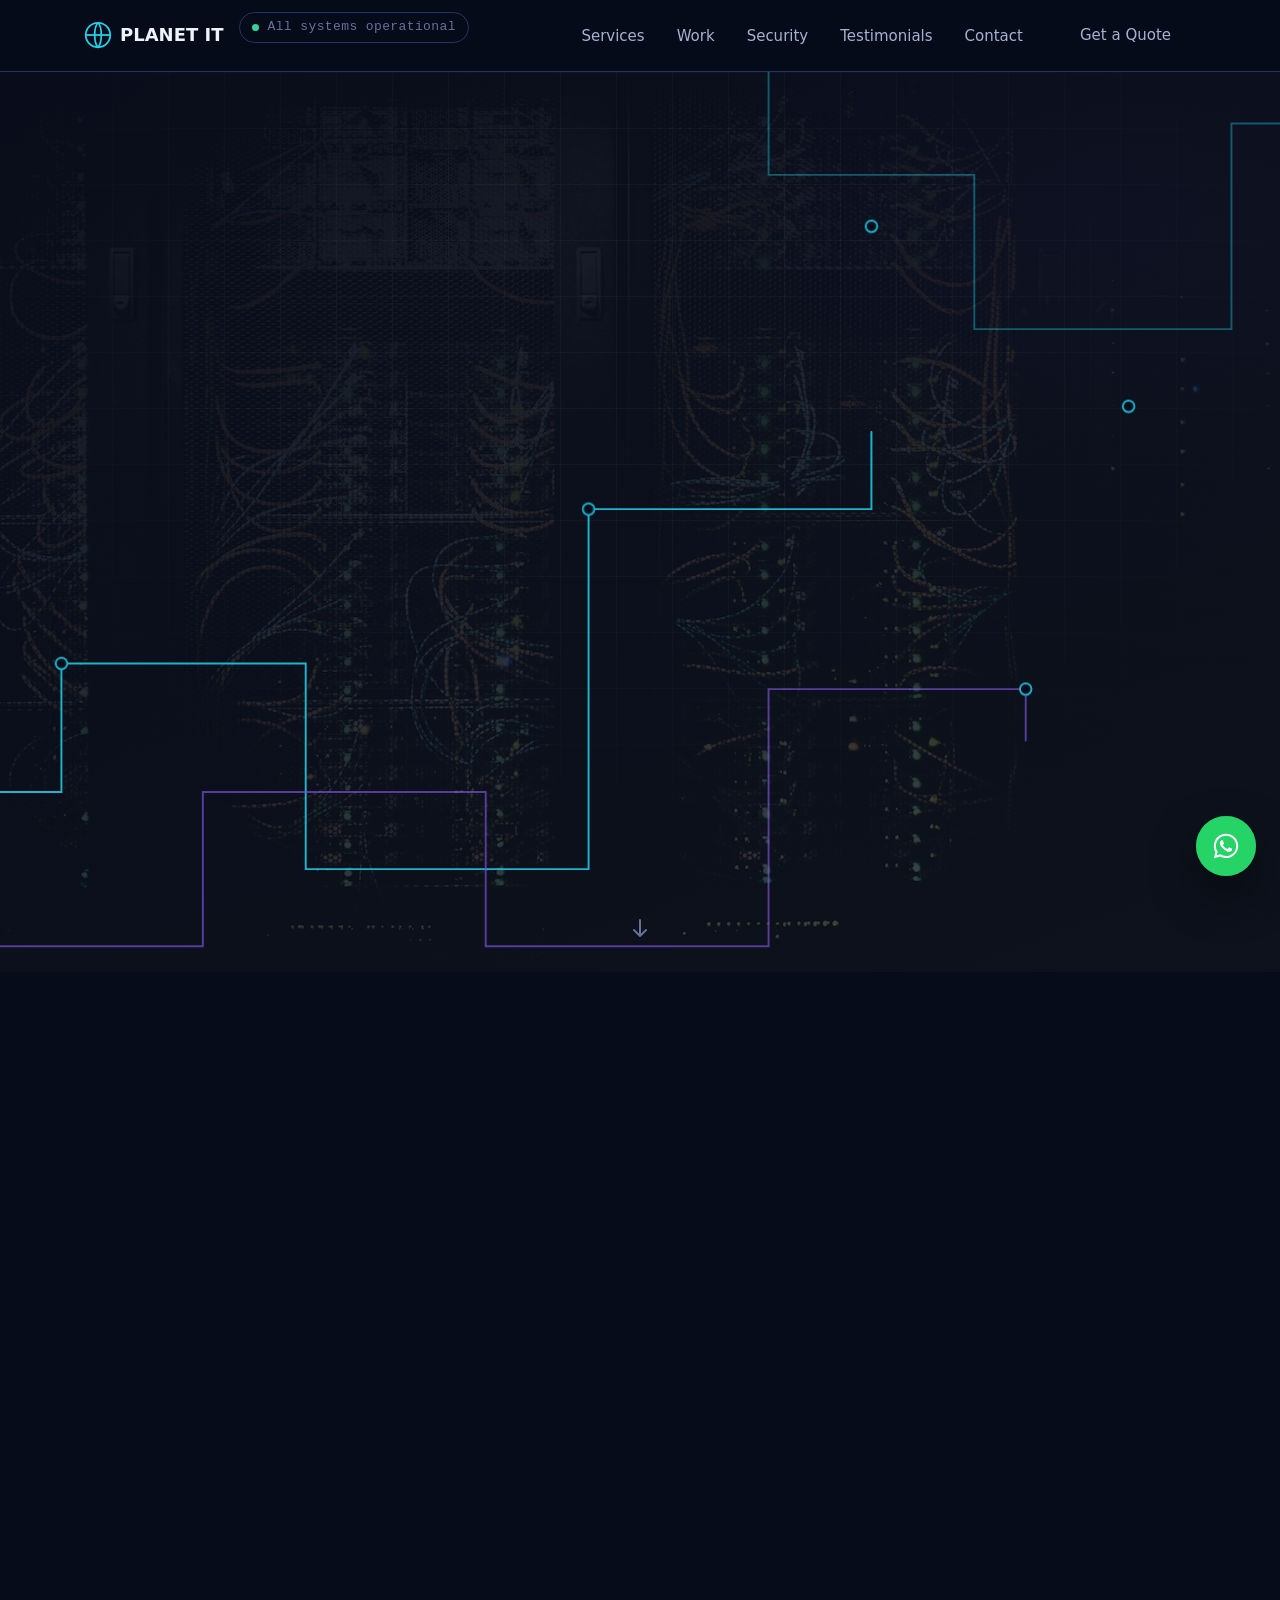
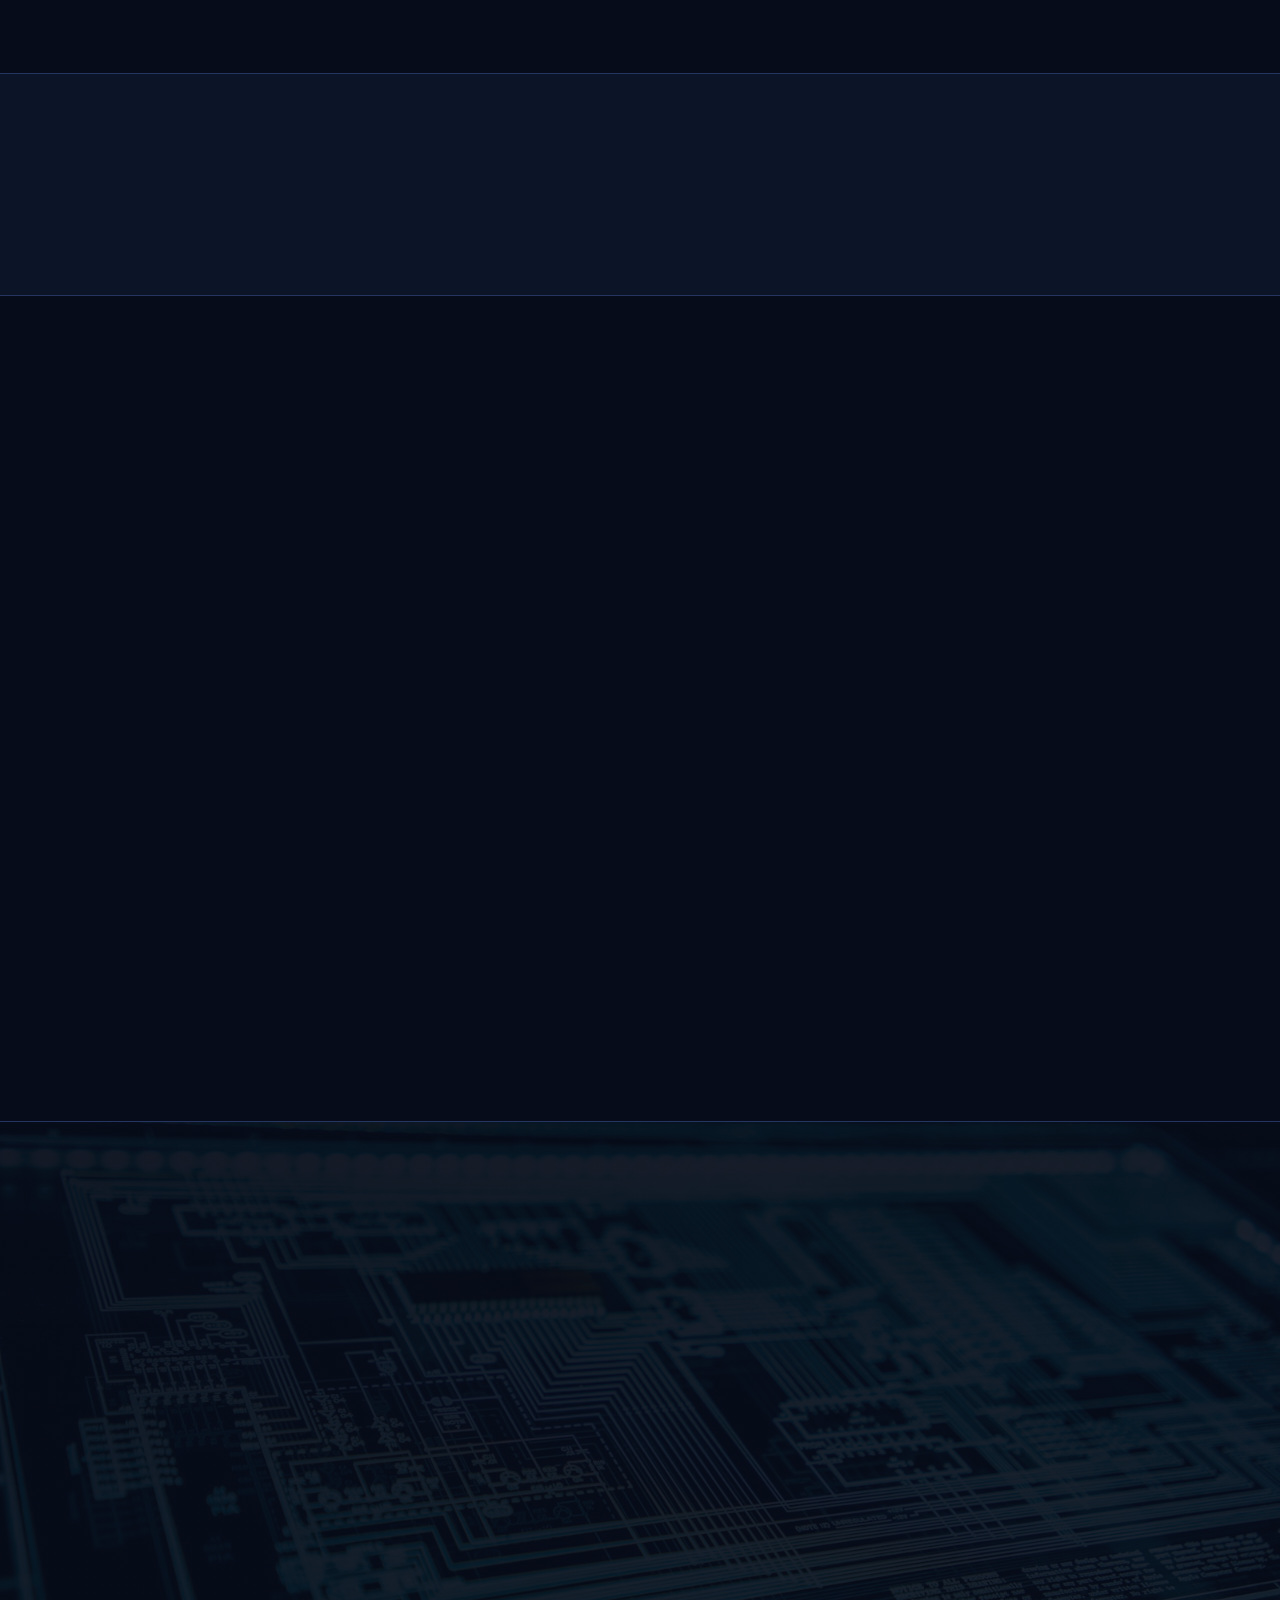
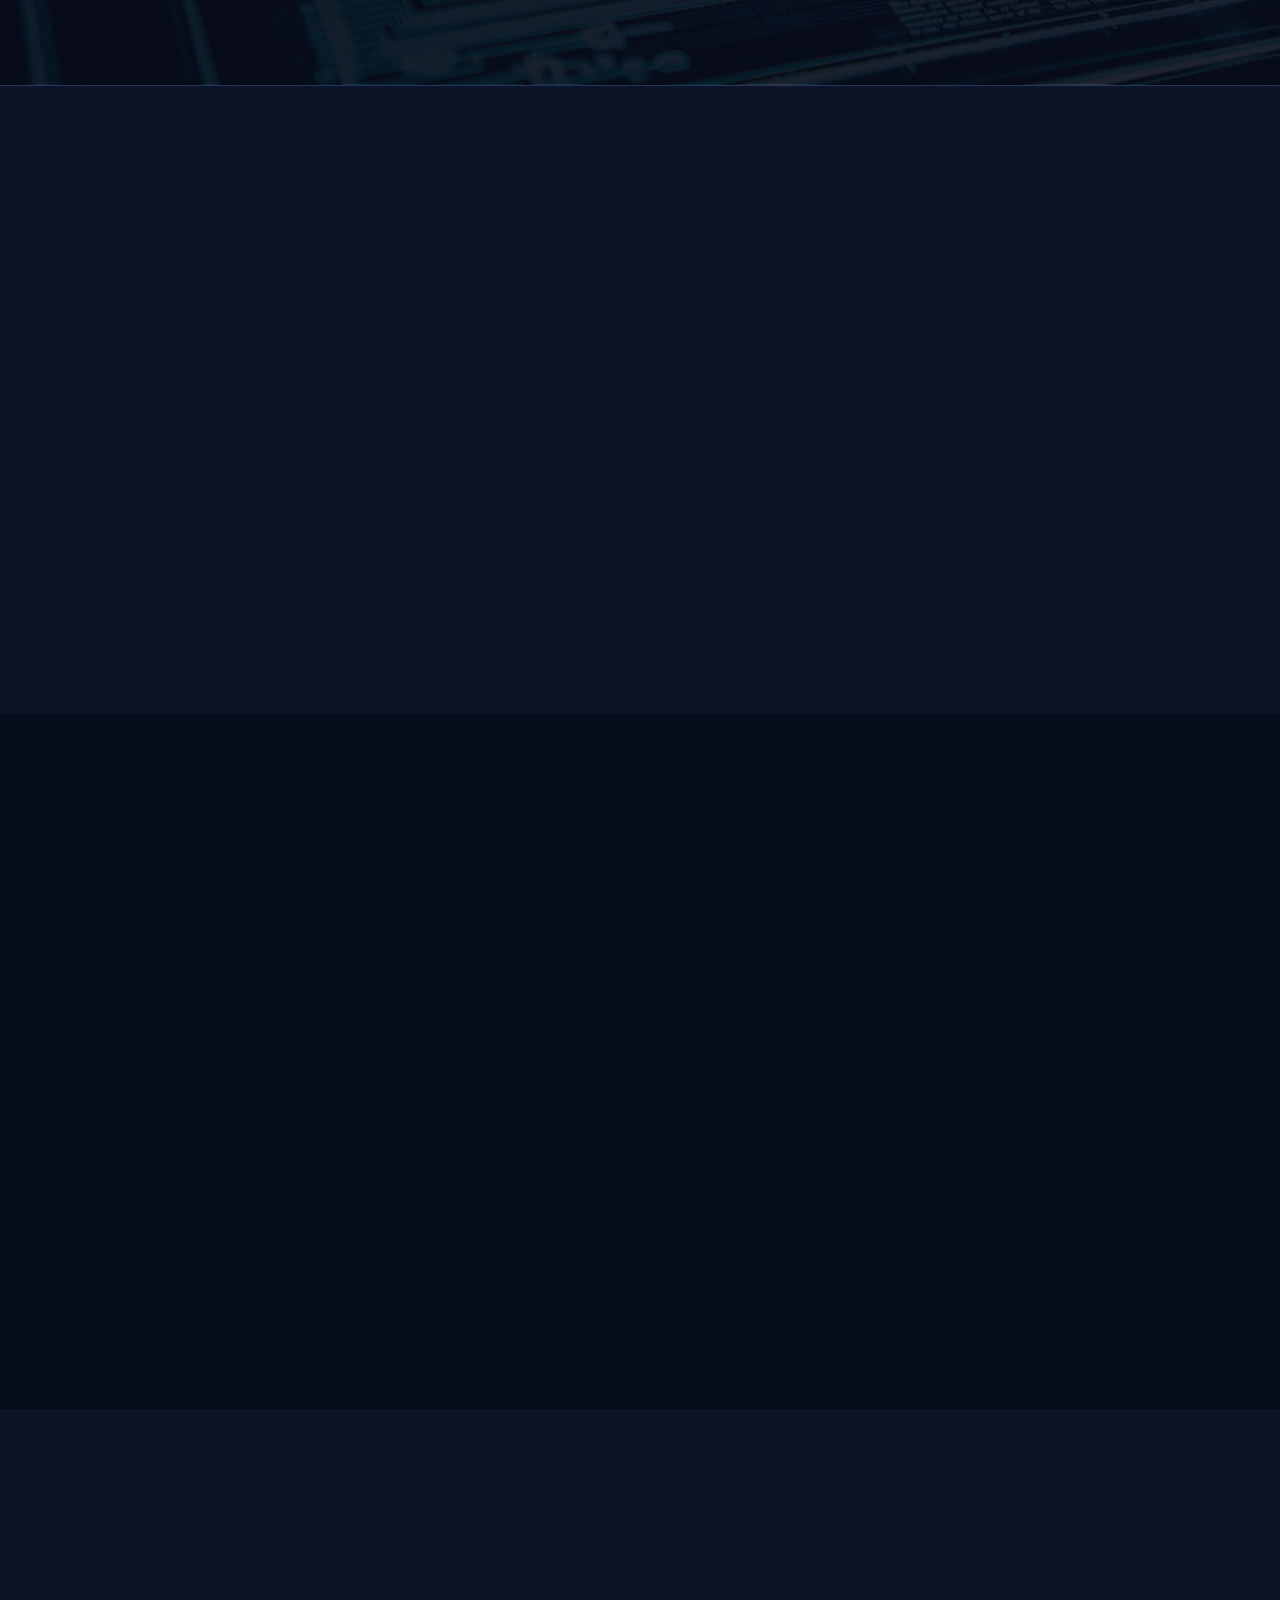
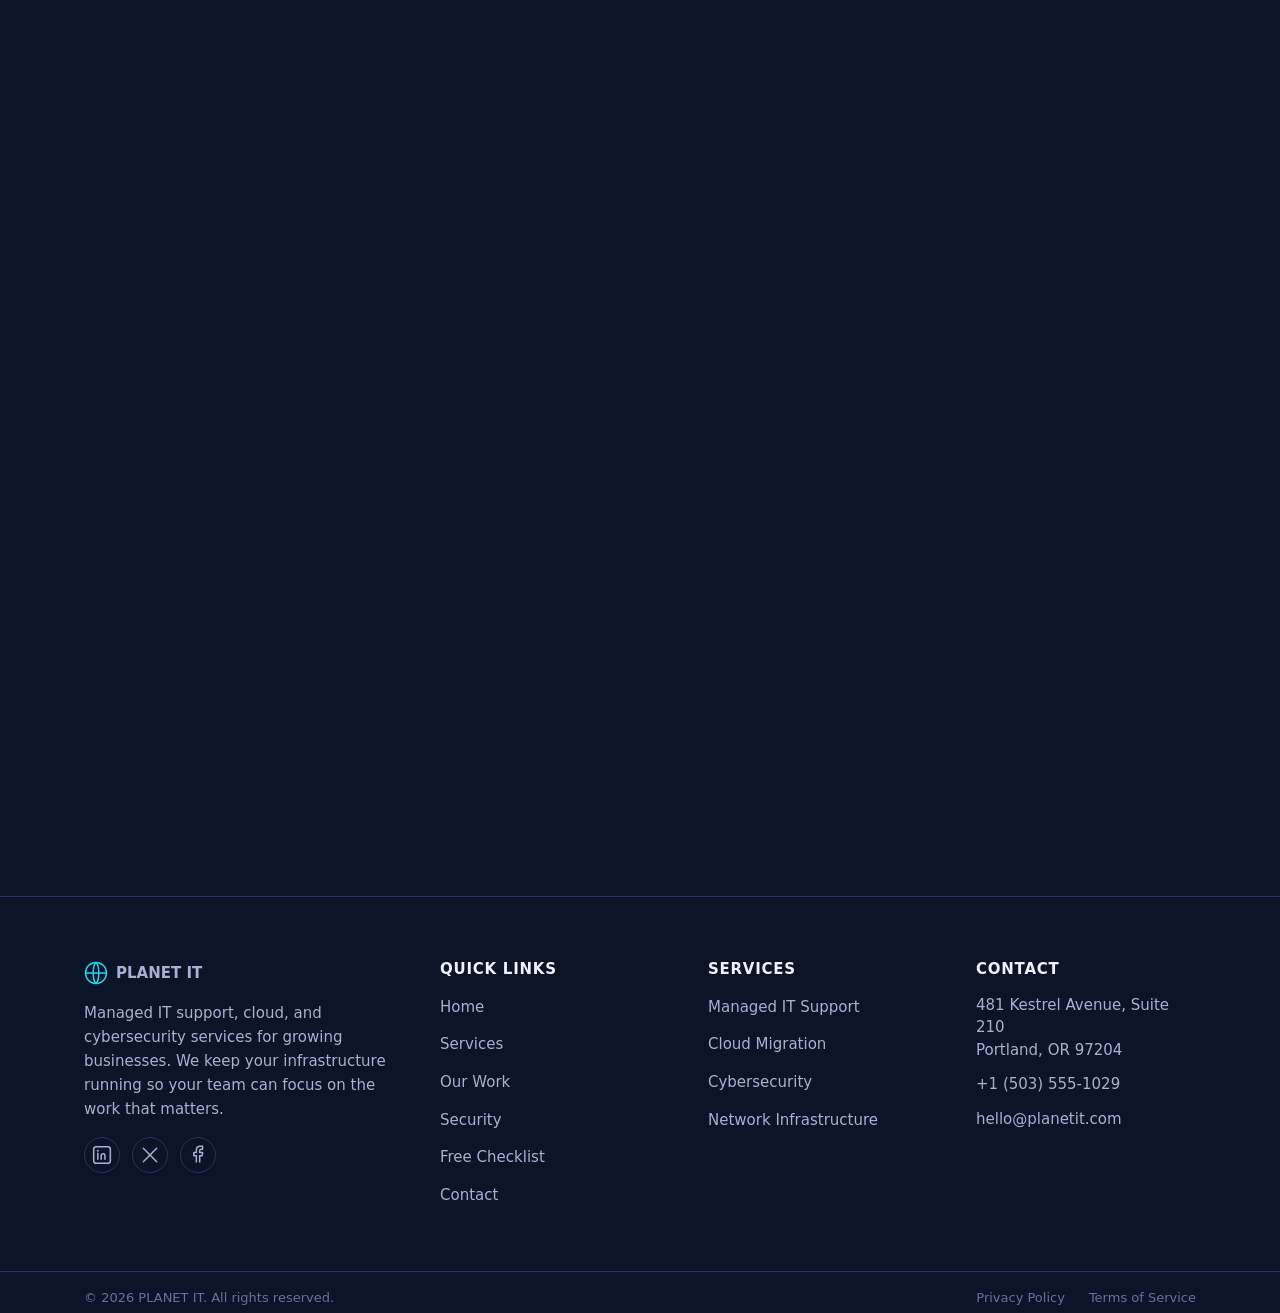
<file: index.html>
<!DOCTYPE html>
<html lang="en">
<head>
  <meta charset="UTF-8">
  <meta name="viewport" content="width=device-width, initial-scale=1.0">
  <title>PLANET IT | Managed IT Support, Cloud &amp; Cybersecurity Services</title>
  <meta name="description" content="PLANET IT provides managed IT support, cloud migration, cybersecurity, and network infrastructure services for growing businesses. Get a free consultation today.">
  <link rel="canonical" href="https://thisisrey116.github.io/workflow/">

  <!-- Open Graph -->
  <meta property="og:type" content="website">
  <meta property="og:title" content="PLANET IT | Managed IT Support, Cloud &amp; Cybersecurity Services">
  <meta property="og:description" content="Managed IT support, cloud migration, cybersecurity, and network infrastructure for growing businesses.">
  <meta property="og:site_name" content="PLANET IT">
  <meta property="og:locale" content="en_US">
  <meta property="og:url" content="https://thisisrey116.github.io/workflow/">
  <meta property="og:image" content="https://thisisrey116.github.io/workflow/assets/photos/hero-datacenter.jpg">

  <!-- Twitter -->
  <meta name="twitter:card" content="summary_large_image">
  <meta name="twitter:title" content="PLANET IT | Managed IT Support, Cloud & Cybersecurity Services">
  <meta name="twitter:description" content="Managed IT support, cloud migration, cybersecurity, and network infrastructure for growing businesses.">
  <meta name="twitter:image" content="https://thisisrey116.github.io/workflow/assets/photos/hero-datacenter.jpg">

  <meta name="referrer" content="strict-origin-when-cross-origin">
  <meta http-equiv="Content-Security-Policy" content="default-src 'self'; style-src 'self' https://fonts.googleapis.com; font-src https://fonts.gstatic.com; img-src 'self' data:; script-src 'self'; connect-src 'self' https://example.com; base-uri 'self'; form-action 'self' https://example.com">

  <link rel="icon" href="favicon.svg" type="image/svg+xml">

  <link rel="preconnect" href="https://fonts.googleapis.com">
  <link rel="preconnect" href="https://fonts.gstatic.com" crossorigin>
  <link href="https://fonts.googleapis.com/css2?family=Inter:wght@400;500;600;700;800&amp;family=Space+Grotesk:wght@500;600;700&amp;family=JetBrains+Mono:wght@400;500&amp;display=swap" rel="stylesheet">

  <link rel="preload" as="image" href="assets/photos/hero-datacenter.jpg">

  <link rel="stylesheet" href="styles.css">

  <script type="application/ld+json">
  {
    "@context": "https://schema.org",
    "@type": "ProfessionalService",
    "name": "PLANET IT",
    "description": "Managed IT support, cloud migration, cybersecurity, and network infrastructure services for growing businesses.",
    "url": "https://thisisrey116.github.io/workflow/",
    "image": "https://thisisrey116.github.io/workflow/assets/photos/hero-datacenter.jpg",
    "telephone": "+1-503-555-1029",
    "email": "hello@planetit.com",
    "address": {
      "@type": "PostalAddress",
      "streetAddress": "481 Kestrel Avenue, Suite 210",
      "addressLocality": "Portland",
      "addressRegion": "OR",
      "postalCode": "97204",
      "addressCountry": "US"
    },
    "areaServed": "US",
    "priceRange": "$$"
  }
  </script>
</head>
<body>

  <a class="skip-link" href="#main-content">Skip to main content</a>

  <!-- ============ HEADER / NAV ============ -->
  <header class="site-header" id="top">
    <nav class="navbar" aria-label="Primary">
      <a href="#top" class="logo">
        <span class="logo-mark" aria-hidden="true">
          <svg viewBox="0 0 32 32" width="28" height="28" fill="none" xmlns="http://www.w3.org/2000/svg">
            <circle cx="16" cy="16" r="14" stroke="currentColor" stroke-width="2"/>
            <path d="M16 2C11 7 11 25 16 30" stroke="currentColor" stroke-width="2"/>
            <path d="M16 2C21 7 21 25 16 30" stroke="currentColor" stroke-width="2"/>
            <path d="M2 16H30" stroke="currentColor" stroke-width="2"/>
          </svg>
        </span>
        <span class="logo-text">PLANET&nbsp;IT</span>
      </a>

      <p class="status-pill"><span class="status-dot" aria-hidden="true"></span>All systems operational</p>

      <button class="nav-toggle" id="navToggle" aria-controls="primaryNav" aria-expanded="false" aria-label="Toggle navigation menu">
        <span class="nav-toggle-bar"></span>
        <span class="nav-toggle-bar"></span>
        <span class="nav-toggle-bar"></span>
      </button>

      <ul class="nav-links" id="primaryNav">
        <li><a href="#services">Services</a></li>
        <li><a href="#work">Work</a></li>
        <li><a href="#security">Security</a></li>
        <li><a href="#testimonials">Testimonials</a></li>
        <li><a href="#enquiry">Contact</a></li>
        <li><a href="#enquiry" class="btn btn-nav">Get a Quote</a></li>
      </ul>
    </nav>
  </header>

  <main id="main-content">

    <!-- ============ HERO ============ -->
    <section class="hero" aria-labelledby="hero-heading">
      <div class="hero-photo" aria-hidden="true"></div>

      <svg class="hero-circuit" viewBox="0 0 1200 700" preserveAspectRatio="xMidYMid slice" aria-hidden="true" focusable="false">
        <path class="circuit-path path-a" d="M -20 560 L 150 560 L 150 460 L 340 460 L 340 620 L 560 620 L 560 340 L 780 340 L 780 120 L 980 120 L 980 260 L 1220 260" />
        <path class="circuit-path path-b" d="M -20 680 L 260 680 L 260 560 L 480 560 L 480 680 L 700 680 L 700 480 L 900 480 L 900 620 L 1220 620" />
        <path class="circuit-path path-c" d="M 700 -20 L 700 80 L 860 80 L 860 200 L 1060 200 L 1060 40 L 1220 40" />
        <circle class="circuit-node n1" cx="150" cy="460" r="4.5" />
        <circle class="circuit-node n2" cx="560" cy="340" r="4.5" />
        <circle class="circuit-node n3" cx="780" cy="120" r="4.5" />
        <circle class="circuit-node n4" cx="980" cy="260" r="4.5" />
        <circle class="circuit-node n5" cx="900" cy="480" r="4.5" />
        <circle class="circuit-packet" r="4" />
      </svg>

      <div class="container hero-inner">
        <p class="eyebrow fade-in">Trusted IT Partner Since 2011</p>
        <h1 id="hero-heading" class="hero-title fade-in">
          IT infrastructure that keeps pace with your <span class="accent-word">business</span>.
        </h1>
        <p class="hero-subheading fade-in">
          Managed support, cloud migration, cybersecurity, and network engineering — delivered by one accountable team.
        </p>
        <div class="hero-cta fade-in">
          <a href="#enquiry" class="btn btn-primary" data-scroll>Get a Free Consultation</a>
          <a href="#services" class="btn btn-ghost" data-scroll>Our Services</a>
        </div>
      </div>
      <a href="#services" class="scroll-cue" data-scroll aria-label="Scroll to services">
        <svg width="24" height="24" viewBox="0 0 24 24" fill="none" aria-hidden="true">
          <path d="M12 4V20M12 20L6 14M12 20L18 14" stroke="currentColor" stroke-width="2" stroke-linecap="round" stroke-linejoin="round"/>
        </svg>
      </a>
    </section>

    <!-- ============ SERVICES ============ -->
    <section class="services" id="services" aria-labelledby="services-heading">
      <div class="container">
        <div class="section-heading fade-in">
          <p class="eyebrow">What We Do</p>
          <h2 id="services-heading">Services built for reliability</h2>
          <p class="section-lead">Four core disciplines, delivered as one coordinated service — not a pile of disconnected vendors.</p>
        </div>

        <div class="services-grid">
          <article class="service-card fade-in">
            <div class="service-icon" aria-hidden="true">
              <svg viewBox="0 0 48 48" width="40" height="40" fill="none">
                <rect x="6" y="8" width="36" height="24" rx="3" stroke="currentColor" stroke-width="2.5"/>
                <path d="M18 40H30" stroke="currentColor" stroke-width="2.5" stroke-linecap="round"/>
                <path d="M24 32V40" stroke="currentColor" stroke-width="2.5" stroke-linecap="round"/>
                <path d="M14 20L20 26L14 20L20 14" stroke="currentColor" stroke-width="2.5" stroke-linecap="round" stroke-linejoin="round"/>
                <path d="M28 14L34 20L28 26" stroke="currentColor" stroke-width="2.5" stroke-linecap="round" stroke-linejoin="round"/>
              </svg>
            </div>
            <h3>Managed IT Support</h3>
            <p>Round-the-clock monitoring and a responsive help desk that resolves issues before your team notices them.</p>
          </article>

          <article class="service-card fade-in">
            <div class="service-icon" aria-hidden="true">
              <svg viewBox="0 0 48 48" width="40" height="40" fill="none">
                <path d="M14 34C9 34 6 30.8 6 27C6 23.4 8.8 20.4 12.4 20.1C13.3 14.9 17.9 11 23.3 11C28.8 11 33.4 15 34.2 20.3C38.4 20.9 42 24.5 42 29C42 32.9 38.9 36 35 36H14V34Z" stroke="currentColor" stroke-width="2.5" stroke-linejoin="round"/>
                <path d="M24 22V32" stroke="currentColor" stroke-width="2.5" stroke-linecap="round"/>
                <path d="M19 27L24 22L29 27" stroke="currentColor" stroke-width="2.5" stroke-linecap="round" stroke-linejoin="round"/>
              </svg>
            </div>
            <h3>Cloud Migration</h3>
            <p>Move workloads to Azure, AWS, or Google Cloud with a phased plan that protects uptime and your budget.</p>
          </article>

          <article class="service-card fade-in">
            <div class="service-icon" aria-hidden="true">
              <svg viewBox="0 0 48 48" width="40" height="40" fill="none">
                <path d="M24 6L40 12V22C40 32 33.5 39.5 24 42C14.5 39.5 8 32 8 22V12L24 6Z" stroke="currentColor" stroke-width="2.5" stroke-linejoin="round"/>
                <path d="M17 23L22 28L32 18" stroke="currentColor" stroke-width="2.5" stroke-linecap="round" stroke-linejoin="round"/>
              </svg>
            </div>
            <h3>Cybersecurity</h3>
            <p>Endpoint protection, threat monitoring, and staff awareness training aligned to recognized security frameworks.</p>
          </article>

          <article class="service-card fade-in">
            <div class="service-icon" aria-hidden="true">
              <svg viewBox="0 0 48 48" width="40" height="40" fill="none">
                <circle cx="24" cy="10" r="4" stroke="currentColor" stroke-width="2.5"/>
                <circle cx="10" cy="34" r="4" stroke="currentColor" stroke-width="2.5"/>
                <circle cx="38" cy="34" r="4" stroke="currentColor" stroke-width="2.5"/>
                <path d="M24 14V22M24 22L12 30M24 22L36 30" stroke="currentColor" stroke-width="2.5" stroke-linecap="round"/>
              </svg>
            </div>
            <h3>Network Infrastructure</h3>
            <p>Design, installation, and maintenance of switching, wireless, and connectivity built to scale with you.</p>
          </article>
        </div>
      </div>
    </section>

    <!-- ============ STATS ============ -->
    <section class="stats" aria-label="PLANET IT by the numbers">
      <div class="container stats-grid">
        <div class="fade-in">
          <p class="stat-value" data-count-to="500" data-suffix="+">0</p>
          <p class="stat-label">Endpoints Protected</p>
        </div>
        <div class="fade-in">
          <p class="stat-value" data-count-to="99.98" data-decimals="2" data-suffix="%">0</p>
          <p class="stat-label">Uptime SLA</p>
        </div>
        <div class="fade-in">
          <p class="stat-value" data-static="24/7">24/7</p>
          <p class="stat-label">Monitoring &amp; Response</p>
        </div>
        <div class="fade-in">
          <p class="stat-value" data-count-to="15" data-prefix="&lt;" data-suffix="min">0</p>
          <p class="stat-label">Avg. Response Time</p>
        </div>
      </div>
    </section>

    <!-- ============ GALLERY / OUR WORK ============ -->
    <section class="gallery" id="work" aria-labelledby="gallery-heading">
      <div class="container">
        <div class="section-heading fade-in">
          <p class="eyebrow">Behind The Screens</p>
          <h2 id="gallery-heading">Infrastructure you can see</h2>
          <p class="section-lead">A look at the environments our engineers build, monitor, and defend every day.</p>
        </div>

        <div class="gallery-grid">
          <figure class="gallery-card fade-in photo-reveal">
            <div class="gallery-photo-wrap">
              <img src="assets/photos/gallery-network.jpg" alt="Close-up of a structured network patch panel with labeled ethernet cabling" width="1000" height="750" loading="lazy" decoding="async">
            </div>
            <figcaption class="gallery-caption">
              <h3>Network Infrastructure</h3>
              <p>Every run labeled, tested, and documented — no mystery cabling left for the next engineer to untangle.</p>
            </figcaption>
          </figure>

          <figure class="gallery-card fade-in photo-reveal">
            <div class="gallery-photo-wrap">
              <img src="assets/photos/gallery-monitoring.jpg" alt="IT engineer walking through a server room aisle reviewing infrastructure status on a tablet" width="1000" height="750" loading="lazy" decoding="async">
            </div>
            <figcaption class="gallery-caption">
              <h3>24/7 Monitoring</h3>
              <p>Real engineers watching real dashboards — round-the-clock eyes on your environment, not just alerts in an inbox.</p>
            </figcaption>
          </figure>

          <figure class="gallery-card fade-in photo-reveal">
            <div class="gallery-photo-wrap">
              <img src="assets/photos/gallery-cybersecurity.jpg" alt="Streams of code on a dark terminal screen representing threat detection and log analysis" width="1000" height="750" loading="lazy" decoding="async">
            </div>
            <figcaption class="gallery-caption">
              <h3>Threat Detection</h3>
              <p>Continuous log analysis and anomaly detection aligned to recognized security frameworks.</p>
            </figcaption>
          </figure>
        </div>
      </div>
    </section>

    <!-- ============ TRUST / SECURITY ============ -->
    <section class="trust" id="security" aria-labelledby="trust-heading">
      <div class="container">
        <div class="section-heading fade-in">
          <p class="eyebrow">How We Protect You</p>
          <h2 id="trust-heading">Security-first by design</h2>
          <p class="section-lead">Every engagement is built on defense-in-depth — layered controls, not a single point of failure. Here's what that looks like in practice.</p>
        </div>

        <div class="trust-grid">
          <div class="trust-item fade-in">
            <div class="trust-icon" aria-hidden="true">
              <svg viewBox="0 0 48 48" width="24" height="24" fill="none">
                <path d="M24 6L40 12V22C40 32 33.5 39.5 24 42C14.5 39.5 8 32 8 22V12L24 6Z" stroke="currentColor" stroke-width="2.5" stroke-linejoin="round"/>
                <rect x="18" y="21" width="12" height="10" rx="1.5" stroke="currentColor" stroke-width="2.2"/>
                <path d="M20.5 21V18C20.5 15.5 22 14 24 14C26 14 27.5 15.5 27.5 18V21" stroke="currentColor" stroke-width="2.2"/>
              </svg>
            </div>
            <div>
              <h3>Zero Trust Architecture</h3>
              <p>Every request verified explicitly — no implicit trust based on network location alone.</p>
            </div>
          </div>

          <div class="trust-item fade-in">
            <div class="trust-icon" aria-hidden="true">
              <svg viewBox="0 0 48 48" width="24" height="24" fill="none">
                <path d="M6 24C10 15 17 10 24 10C31 10 38 15 42 24C38 33 31 38 24 38C17 38 10 33 6 24Z" stroke="currentColor" stroke-width="2.5" stroke-linejoin="round"/>
                <circle cx="24" cy="24" r="6" stroke="currentColor" stroke-width="2.5"/>
              </svg>
            </div>
            <div>
              <h3>24/7 Threat Monitoring</h3>
              <p>Continuous log analysis and alerting so incidents are caught in minutes, not months.</p>
            </div>
          </div>

          <div class="trust-item fade-in">
            <div class="trust-icon" aria-hidden="true">
              <svg viewBox="0 0 48 48" width="24" height="24" fill="none">
                <path d="M14 34C9 34 6 30.8 6 27C6 23.4 8.8 20.4 12.4 20.1C13.3 14.9 17.9 11 23.3 11C28.8 11 33.4 15 34.2 20.3C38.4 20.9 42 24.5 42 29C42 32.9 38.9 36 35 36H14V34Z" stroke="currentColor" stroke-width="2.5" stroke-linejoin="round"/>
                <rect x="19" y="24" width="10" height="8" rx="1.3" stroke="currentColor" stroke-width="2.1"/>
                <path d="M21 24V22C21 20.3 22.3 19 24 19C25.7 19 27 20.3 27 22V24" stroke="currentColor" stroke-width="2.1"/>
              </svg>
            </div>
            <div>
              <h3>Encrypted Backups &amp; Recovery</h3>
              <p>Encrypted, air-gapped backup copies and tested recovery plans — because backups you've never restored aren't a plan.</p>
            </div>
          </div>

          <div class="trust-item fade-in">
            <div class="trust-icon" aria-hidden="true">
              <svg viewBox="0 0 48 48" width="24" height="24" fill="none">
                <circle cx="24" cy="16" r="7" stroke="currentColor" stroke-width="2.5"/>
                <path d="M10 40C10 32 16.3 27 24 27C31.7 27 38 32 38 40" stroke="currentColor" stroke-width="2.5" stroke-linecap="round"/>
              </svg>
            </div>
            <div>
              <h3>Security Awareness Training</h3>
              <p>Ongoing phishing simulations and staff training — most breaches start with a person, not a firewall.</p>
            </div>
          </div>
        </div>
      </div>
    </section>

    <!-- ============ TESTIMONIALS ============ -->
    <section class="testimonials" id="testimonials" aria-labelledby="testimonials-heading">
      <div class="container">
        <div class="section-heading fade-in">
          <p class="eyebrow">Client Feedback</p>
          <h2 id="testimonials-heading">What our clients say</h2>
        </div>

        <div class="testimonial-carousel fade-in" id="testimonialCarousel">
          <div class="testimonial-track" id="testimonialTrack">

            <blockquote class="testimonial-card">
              <p class="testimonial-quote">“PLANET IT rebuilt our network over a single weekend with zero disruption on Monday morning. Their communication throughout was excellent.”</p>
              <footer class="testimonial-author">
                <span class="avatar" aria-hidden="true">SM</span>
                <span class="author-info">
                  <span class="author-name">Sarah Mitchell</span>
                  <span class="author-role">Operations Director, Harbor Logistics</span>
                </span>
              </footer>
            </blockquote>

            <blockquote class="testimonial-card">
              <p class="testimonial-quote">“The migration to the cloud was the smoothest IT project we've ever run. Their team anticipated problems we hadn't even considered.”</p>
              <footer class="testimonial-author">
                <span class="avatar" aria-hidden="true">DK</span>
                <span class="author-info">
                  <span class="author-name">David Kwan</span>
                  <span class="author-role">CFO, Bellwood Financial Group</span>
                </span>
              </footer>
            </blockquote>

            <blockquote class="testimonial-card">
              <p class="testimonial-quote">“Their security team caught a phishing attempt targeting our finance department before it went any further. That alone paid for the contract.”</p>
              <footer class="testimonial-author">
                <span class="avatar" aria-hidden="true">RA</span>
                <span class="author-info">
                  <span class="author-name">Rachel Adeyemi</span>
                  <span class="author-role">Practice Manager, Crestline Dental Group</span>
                </span>
              </footer>
            </blockquote>

          </div>

          <div class="carousel-controls">
            <button type="button" class="carousel-btn" id="prevTestimonial" aria-label="Previous testimonial">
              <svg width="18" height="18" viewBox="0 0 24 24" fill="none" aria-hidden="true"><path d="M15 18L9 12L15 6" stroke="currentColor" stroke-width="2.5" stroke-linecap="round" stroke-linejoin="round"/></svg>
            </button>
            <div class="carousel-dots" id="testimonialDots" role="tablist" aria-label="Testimonial navigation"></div>
            <button type="button" class="carousel-btn" id="nextTestimonial" aria-label="Next testimonial">
              <svg width="18" height="18" viewBox="0 0 24 24" fill="none" aria-hidden="true"><path d="M9 6L15 12L9 18" stroke="currentColor" stroke-width="2.5" stroke-linecap="round" stroke-linejoin="round"/></svg>
            </button>
          </div>
        </div>
      </div>
    </section>

    <!-- ============ LEAD MAGNET ============ -->
    <section class="lead-magnet" id="checklist" aria-labelledby="lead-magnet-heading">
      <div class="container lead-magnet-grid">
        <div class="lead-magnet-copy fade-in">
          <p class="eyebrow">Free Download</p>
          <h2 id="lead-magnet-heading">The 10-Point IT Security Checklist</h2>
          <p class="section-lead">The same baseline our engineers check on day one with every new client. Ten items, no jargon, work through it this afternoon.</p>

          <ul class="lead-magnet-list">
            <li>
              <svg width="18" height="18" viewBox="0 0 24 24" fill="none" aria-hidden="true"><path d="M5 13L9.5 17.5L19 7" stroke="currentColor" stroke-width="2.5" stroke-linecap="round" stroke-linejoin="round"/></svg>
              Multi-factor authentication coverage check
            </li>
            <li>
              <svg width="18" height="18" viewBox="0 0 24 24" fill="none" aria-hidden="true"><path d="M5 13L9.5 17.5L19 7" stroke="currentColor" stroke-width="2.5" stroke-linecap="round" stroke-linejoin="round"/></svg>
              Backup &amp; recovery verification steps
            </li>
            <li>
              <svg width="18" height="18" viewBox="0 0 24 24" fill="none" aria-hidden="true"><path d="M5 13L9.5 17.5L19 7" stroke="currentColor" stroke-width="2.5" stroke-linecap="round" stroke-linejoin="round"/></svg>
              Patch management &amp; end-of-life software audit
            </li>
            <li>
              <svg width="18" height="18" viewBox="0 0 24 24" fill="none" aria-hidden="true"><path d="M5 13L9.5 17.5L19 7" stroke="currentColor" stroke-width="2.5" stroke-linecap="round" stroke-linejoin="round"/></svg>
              Least-privilege access review template
            </li>
            <li>
              <svg width="18" height="18" viewBox="0 0 24 24" fill="none" aria-hidden="true"><path d="M5 13L9.5 17.5L19 7" stroke="currentColor" stroke-width="2.5" stroke-linecap="round" stroke-linejoin="round"/></svg>
              Incident response quick-reference card
            </li>
          </ul>

          <div class="lead-magnet-form-wrap">
            <form id="leadMagnetForm" class="lead-magnet-form" novalidate>
              <div class="honeypot" aria-hidden="true">
                <label for="lm-website">Website</label>
                <input type="text" id="lm-website" name="lm-website" tabindex="-1" autocomplete="off">
              </div>

              <div class="form-row-inline">
                <input type="email" id="lm-email" name="email" required placeholder="you@company.com" autocomplete="email" aria-label="Email address" aria-describedby="lm-email-error">
                <button type="submit" class="btn btn-primary" id="leadMagnetSubmit">
                  <span class="btn-label">Send Me the Checklist</span>
                  <span class="btn-spinner" aria-hidden="true"></span>
                </button>
              </div>
              <p class="field-error" id="lm-email-error" role="alert"></p>
              <p class="lead-magnet-privacy">Submitted over HTTPS. We never sell or share your email. Unsubscribe anytime.</p>
            </form>

            <div class="lead-magnet-success" id="leadMagnetSuccess" hidden>
              <p><strong>You're in.</strong> Grab your copy below — we've also sent a link to your inbox.</p>
              <a href="resources/it-security-checklist.html" class="btn btn-ghost" target="_blank" rel="noopener noreferrer">Download the Checklist</a>
            </div>
          </div>
        </div>

        <div class="lead-magnet-visual fade-in" aria-hidden="true">
          <div class="checklist-mock">
            <p class="checklist-mock-title">it-security-checklist.pdf</p>
            <div class="checklist-mock-row">
              <svg width="16" height="16" viewBox="0 0 24 24" fill="none"><rect x="3" y="3" width="18" height="18" rx="3" stroke="currentColor" stroke-width="2"/><path d="M7 12L10.5 15.5L17 8.5" stroke="currentColor" stroke-width="2" stroke-linecap="round" stroke-linejoin="round"/></svg>
              Enable MFA on all admin accounts
            </div>
            <div class="checklist-mock-row">
              <svg width="16" height="16" viewBox="0 0 24 24" fill="none"><rect x="3" y="3" width="18" height="18" rx="3" stroke="currentColor" stroke-width="2"/><path d="M7 12L10.5 15.5L17 8.5" stroke="currentColor" stroke-width="2" stroke-linecap="round" stroke-linejoin="round"/></svg>
              Test your last backup restore
            </div>
            <div class="checklist-mock-row">
              <svg width="16" height="16" viewBox="0 0 24 24" fill="none"><rect x="3" y="3" width="18" height="18" rx="3" stroke="currentColor" stroke-width="2"/><path d="M7 12L10.5 15.5L17 8.5" stroke="currentColor" stroke-width="2" stroke-linecap="round" stroke-linejoin="round"/></svg>
              Audit admin &amp; shared accounts
            </div>
            <div class="checklist-mock-row">
              <svg width="16" height="16" viewBox="0 0 24 24" fill="none"><rect x="3" y="3" width="18" height="18" rx="3" stroke="currentColor" stroke-width="2"/></svg>
              Review firewall rule set
            </div>
            <div class="checklist-mock-row">
              <svg width="16" height="16" viewBox="0 0 24 24" fill="none"><rect x="3" y="3" width="18" height="18" rx="3" stroke="currentColor" stroke-width="2"/></svg>
              Confirm offboarding revokes access
            </div>
          </div>
        </div>
      </div>
    </section>

    <!-- ============ ENQUIRY FORM ============ -->
    <section class="enquiry" id="enquiry" aria-labelledby="enquiry-heading">
      <div class="container enquiry-inner">
        <div class="section-heading fade-in enquiry-heading">
          <p class="eyebrow">Get In Touch</p>
          <h2 id="enquiry-heading">Request a free consultation</h2>
          <p class="section-lead">Tell us about your environment and one of our engineers will follow up within one business day.</p>
        </div>

        <div class="enquiry-form-wrap fade-in">
          <form id="enquiryForm" class="enquiry-form" novalidate>

            <!-- Honeypot field: hidden from real users, bots tend to fill every field -->
            <div class="honeypot" aria-hidden="true">
              <label for="website">Website</label>
              <input type="text" id="website" name="website" tabindex="-1" autocomplete="off">
            </div>

            <div class="form-row">
              <div class="form-field">
                <label for="name">Full name <span class="required" aria-hidden="true">*</span></label>
                <input type="text" id="name" name="name" required autocomplete="name" aria-describedby="name-error">
                <p class="field-error" id="name-error" role="alert"></p>
              </div>

              <div class="form-field">
                <label for="email">Email address <span class="required" aria-hidden="true">*</span></label>
                <input type="email" id="email" name="email" required autocomplete="email" aria-describedby="email-error">
                <p class="field-error" id="email-error" role="alert"></p>
              </div>
            </div>

            <div class="form-row">
              <div class="form-field">
                <label for="phone">Phone number <span class="required" aria-hidden="true">*</span></label>
                <input type="tel" id="phone" name="phone" required autocomplete="tel" aria-describedby="phone-error">
                <p class="field-error" id="phone-error" role="alert"></p>
              </div>

              <div class="form-field">
                <label for="company">Company <span class="optional">(optional)</span></label>
                <input type="text" id="company" name="company" autocomplete="organization">
              </div>
            </div>

            <div class="form-field">
              <label for="service">Service of interest <span class="required" aria-hidden="true">*</span></label>
              <select id="service" name="service" required aria-describedby="service-error">
                <option value="" selected disabled>Select a service</option>
                <option value="managed-support">Managed IT Support</option>
                <option value="cloud-migration">Cloud Migration</option>
                <option value="cybersecurity">Cybersecurity</option>
                <option value="network-infrastructure">Network Infrastructure</option>
                <option value="other">Other / Not sure</option>
              </select>
              <p class="field-error" id="service-error" role="alert"></p>
            </div>

            <div class="form-field">
              <label for="message">Message <span class="required" aria-hidden="true">*</span></label>
              <textarea id="message" name="message" rows="5" required aria-describedby="message-error"></textarea>
              <p class="field-error" id="message-error" role="alert"></p>
            </div>

            <div class="form-status" id="formStatus" role="alert" aria-live="assertive"></div>

            <button type="submit" class="btn btn-primary btn-submit" id="submitBtn">
              <span class="btn-label">Send Enquiry</span>
              <span class="btn-spinner" aria-hidden="true"></span>
            </button>

            <p class="trust-note">
              <svg width="14" height="14" viewBox="0 0 24 24" fill="none" aria-hidden="true"><rect x="5" y="11" width="14" height="9" rx="1.5" stroke="currentColor" stroke-width="2"/><path d="M8 11V8C8 5.8 9.8 4 12 4C14.2 4 16 5.8 16 8V11" stroke="currentColor" stroke-width="2"/></svg>
              Submitted over HTTPS. We never sell or share your information.
            </p>
          </form>

          <div class="enquiry-success" id="enquirySuccess" hidden tabindex="-1">
            <svg width="48" height="48" viewBox="0 0 48 48" fill="none" aria-hidden="true">
              <circle cx="24" cy="24" r="22" stroke="currentColor" stroke-width="2.5"/>
              <path d="M15 24L21 30L33 17" stroke="currentColor" stroke-width="2.5" stroke-linecap="round" stroke-linejoin="round"/>
            </svg>
            <h3>Thanks — your message is on its way.</h3>
            <p>A member of our team will get back to you within one business day.</p>
            <a href="#enquiry" class="btn btn-ghost" id="resetFormLink">Send another message</a>
          </div>
        </div>
      </div>
    </section>

  </main>

  <!-- ============ FOOTER ============ -->
  <footer class="site-footer">
    <div class="container footer-grid">
      <div class="footer-col footer-about">
        <a href="#top" class="logo footer-logo">
          <span class="logo-mark" aria-hidden="true">
            <svg viewBox="0 0 32 32" width="24" height="24" fill="none"><circle cx="16" cy="16" r="14" stroke="currentColor" stroke-width="2"/><path d="M16 2C11 7 11 25 16 30" stroke="currentColor" stroke-width="2"/><path d="M16 2C21 7 21 25 16 30" stroke="currentColor" stroke-width="2"/><path d="M2 16H30" stroke="currentColor" stroke-width="2"/></svg>
          </span>
          <span class="logo-text">PLANET&nbsp;IT</span>
        </a>
        <p>Managed IT support, cloud, and cybersecurity services for growing businesses. We keep your infrastructure running so your team can focus on the work that matters.</p>
        <div class="social-links">
          <a href="#" aria-label="PLANET IT on LinkedIn">
            <svg width="20" height="20" viewBox="0 0 24 24" fill="none"><rect x="2" y="2" width="20" height="20" rx="3" stroke="currentColor" stroke-width="1.8"/><path d="M7 10V17" stroke="currentColor" stroke-width="1.8" stroke-linecap="round"/><circle cx="7" cy="7" r="1.2" fill="currentColor"/><path d="M11 17V13C11 11.5 12 10.5 13.5 10.5C15 10.5 15.5 11.5 15.5 13V17" stroke="currentColor" stroke-width="1.8" stroke-linecap="round"/></svg>
          </a>
          <a href="#" aria-label="PLANET IT on X">
            <svg width="20" height="20" viewBox="0 0 24 24" fill="none"><path d="M4 4L20 20M20 4L4 20" stroke="currentColor" stroke-width="1.8" stroke-linecap="round"/></svg>
          </a>
          <a href="#" aria-label="PLANET IT on Facebook">
            <svg width="20" height="20" viewBox="0 0 24 24" fill="none"><path d="M14 21V13H17L17.5 9H14V7C14 5.9 14.5 5 16 5H17.5V1.6C17 1.5 15.8 1.4 14.5 1.4C11.7 1.4 10 3.1 10 6.3V9H7V13H10V21" stroke="currentColor" stroke-width="1.8" stroke-linejoin="round"/></svg>
          </a>
        </div>
      </div>

      <nav class="footer-col" aria-label="Quick links">
        <h4>Quick Links</h4>
        <ul>
          <li><a href="#top">Home</a></li>
          <li><a href="#services">Services</a></li>
          <li><a href="#work">Our Work</a></li>
          <li><a href="#security">Security</a></li>
          <li><a href="#checklist">Free Checklist</a></li>
          <li><a href="#enquiry">Contact</a></li>
        </ul>
      </nav>

      <nav class="footer-col" aria-label="Our services">
        <h4>Services</h4>
        <ul>
          <li><a href="#services">Managed IT Support</a></li>
          <li><a href="#services">Cloud Migration</a></li>
          <li><a href="#services">Cybersecurity</a></li>
          <li><a href="#services">Network Infrastructure</a></li>
        </ul>
      </nav>

      <div class="footer-col">
        <h4>Contact</h4>
        <ul class="footer-contact">
          <li>481 Kestrel Avenue, Suite 210<br>Portland, OR 97204</li>
          <li><a href="tel:+15035551029">+1 (503) 555-1029</a></li>
          <li><a href="mailto:hello@planetit.com">hello@planetit.com</a></li>
        </ul>
      </div>
    </div>

    <div class="footer-bottom">
      <div class="container footer-bottom-inner">
        <p>&copy; <span id="currentYear"></span> PLANET IT. All rights reserved.</p>
        <div class="footer-legal">
          <a href="#">Privacy Policy</a>
          <a href="#">Terms of Service</a>
        </div>
      </div>
    </div>
  </footer>

  <!-- ============ WHATSAPP CHAT WIDGET ============ -->
  <div class="wa-widget" id="waWidget">
    <div class="wa-panel" id="waPanel" hidden>
      <div class="wa-panel-header">
        <span class="wa-avatar" aria-hidden="true">
          <svg width="18" height="18" viewBox="0 0 448 512" fill="currentColor"><path d="M380.9 97.1C339 55.1 283.2 32 223.9 32c-122.4 0-222 99.6-222 222 0 39.1 10.2 77.3 29.6 111L0 480l117.7-30.9c32.4 17.7 68.9 27 106.1 27h.1c122.3 0 224.1-99.6 224.1-222 0-59.3-25.2-115-67.1-157zm-157 341.6c-33.2 0-65.7-8.9-94-25.7l-6.7-4-69.8 18.3L72 359.2l-4.4-7c-18.5-29.4-28.2-63.3-28.2-98.2 0-101.7 82.8-184.5 184.6-184.5 49.3 0 95.6 19.2 130.4 54.1 34.8 34.9 56.2 81.2 56.1 130.5 0 101.8-84.9 184.6-186.6 184.6zm101.2-138.2c-5.5-2.8-32.8-16.2-37.9-18-5.1-1.9-8.8-2.8-12.5 2.8-3.7 5.6-14.3 18-17.6 21.8-3.2 3.7-6.5 4.2-12 1.4-32.6-16.3-54-29.1-75.5-66-5.7-9.8 5.7-9.1 16.3-30.3 1.8-3.7.9-6.9-.5-9.7-1.4-2.8-12.5-30.1-17.1-41.2-4.5-10.8-9.1-9.3-12.5-9.5-3.2-.2-6.9-.2-10.6-.2-3.7 0-9.7 1.4-14.8 6.9-5.1 5.6-19.4 19-19.4 46.3 0 27.3 19.9 53.7 22.6 57.4 2.8 3.7 39.1 59.7 94.8 83.8 35.2 15.2 49 16.5 66.6 13.9 10.7-1.6 32.8-13.4 37.4-26.4 4.6-13 4.6-24.1 3.2-26.4-1.3-2.5-5-3.9-10.5-6.6z"/></svg>
        </span>
        <div class="wa-header-info">
          <p class="wa-header-name">PLANET IT</p>
          <p class="wa-header-status"><span class="wa-status-dot" aria-hidden="true"></span>Typically replies within an hour</p>
        </div>
        <button type="button" class="wa-close" id="waClose" aria-label="Close chat">
          <svg width="16" height="16" viewBox="0 0 24 24" fill="none" aria-hidden="true"><path d="M6 6L18 18M18 6L6 18" stroke="currentColor" stroke-width="2" stroke-linecap="round"/></svg>
        </button>
      </div>

      <div class="wa-panel-body">
        <div class="wa-bubble">
          <p>👋 Hi there! How can we help you today? Tap a question below or start typing — you'll be connected with our team on WhatsApp.</p>
        </div>

        <div class="wa-suggestions">
          <a class="wa-suggestion" href="https://wa.me/6592297778" target="_blank" rel="noopener noreferrer" data-wa-message="Hi, I'd like to book a free IT consultation.">
            <span>I'd like a free consultation</span>
            <svg width="14" height="14" viewBox="0 0 24 24" fill="none" aria-hidden="true"><path d="M9 6L15 12L9 18" stroke="currentColor" stroke-width="2" stroke-linecap="round" stroke-linejoin="round"/></svg>
          </a>
          <a class="wa-suggestion" href="https://wa.me/6592297778" target="_blank" rel="noopener noreferrer" data-wa-message="Hi, do you offer 24/7 IT support?">
            <span>Do you offer 24/7 support?</span>
            <svg width="14" height="14" viewBox="0 0 24 24" fill="none" aria-hidden="true"><path d="M9 6L15 12L9 18" stroke="currentColor" stroke-width="2" stroke-linecap="round" stroke-linejoin="round"/></svg>
          </a>
          <a class="wa-suggestion" href="https://wa.me/6592297778" target="_blank" rel="noopener noreferrer" data-wa-message="Hi, I need help with cybersecurity for my business.">
            <span>I need help with cybersecurity</span>
            <svg width="14" height="14" viewBox="0 0 24 24" fill="none" aria-hidden="true"><path d="M9 6L15 12L9 18" stroke="currentColor" stroke-width="2" stroke-linecap="round" stroke-linejoin="round"/></svg>
          </a>
          <a class="wa-suggestion" href="https://wa.me/6592297778" target="_blank" rel="noopener noreferrer" data-wa-message="Hi, can you help us migrate to the cloud?">
            <span>Help migrating to the cloud</span>
            <svg width="14" height="14" viewBox="0 0 24 24" fill="none" aria-hidden="true"><path d="M9 6L15 12L9 18" stroke="currentColor" stroke-width="2" stroke-linecap="round" stroke-linejoin="round"/></svg>
          </a>
          <a class="wa-suggestion" href="https://wa.me/6592297778" target="_blank" rel="noopener noreferrer" data-wa-message="Hi, I'd like a quote for managed IT services.">
            <span>Get a pricing quote</span>
            <svg width="14" height="14" viewBox="0 0 24 24" fill="none" aria-hidden="true"><path d="M9 6L15 12L9 18" stroke="currentColor" stroke-width="2" stroke-linecap="round" stroke-linejoin="round"/></svg>
          </a>
        </div>
      </div>

      <a class="wa-panel-cta" href="https://wa.me/6592297778" target="_blank" rel="noopener noreferrer" data-wa-message="Hi PLANET IT, I have a question.">
        <svg width="18" height="18" viewBox="0 0 448 512" fill="currentColor" aria-hidden="true"><path d="M380.9 97.1C339 55.1 283.2 32 223.9 32c-122.4 0-222 99.6-222 222 0 39.1 10.2 77.3 29.6 111L0 480l117.7-30.9c32.4 17.7 68.9 27 106.1 27h.1c122.3 0 224.1-99.6 224.1-222 0-59.3-25.2-115-67.1-157zm-157 341.6c-33.2 0-65.7-8.9-94-25.7l-6.7-4-69.8 18.3L72 359.2l-4.4-7c-18.5-29.4-28.2-63.3-28.2-98.2 0-101.7 82.8-184.5 184.6-184.5 49.3 0 95.6 19.2 130.4 54.1 34.8 34.9 56.2 81.2 56.1 130.5 0 101.8-84.9 184.6-186.6 184.6zm101.2-138.2c-5.5-2.8-32.8-16.2-37.9-18-5.1-1.9-8.8-2.8-12.5 2.8-3.7 5.6-14.3 18-17.6 21.8-3.2 3.7-6.5 4.2-12 1.4-32.6-16.3-54-29.1-75.5-66-5.7-9.8 5.7-9.1 16.3-30.3 1.8-3.7.9-6.9-.5-9.7-1.4-2.8-12.5-30.1-17.1-41.2-4.5-10.8-9.1-9.3-12.5-9.5-3.2-.2-6.9-.2-10.6-.2-3.7 0-9.7 1.4-14.8 6.9-5.1 5.6-19.4 19-19.4 46.3 0 27.3 19.9 53.7 22.6 57.4 2.8 3.7 39.1 59.7 94.8 83.8 35.2 15.2 49 16.5 66.6 13.9 10.7-1.6 32.8-13.4 37.4-26.4 4.6-13 4.6-24.1 3.2-26.4-1.3-2.5-5-3.9-10.5-6.6z"/></svg>
        Start WhatsApp Chat
      </a>
    </div>

    <button type="button" class="wa-fab" id="waFabToggle" aria-expanded="false" aria-controls="waPanel" aria-label="Chat with us on WhatsApp">
      <span class="wa-fab-ping" aria-hidden="true"></span>
      <svg class="icon-chat" width="28" height="28" viewBox="0 0 448 512" fill="currentColor" aria-hidden="true"><path d="M380.9 97.1C339 55.1 283.2 32 223.9 32c-122.4 0-222 99.6-222 222 0 39.1 10.2 77.3 29.6 111L0 480l117.7-30.9c32.4 17.7 68.9 27 106.1 27h.1c122.3 0 224.1-99.6 224.1-222 0-59.3-25.2-115-67.1-157zm-157 341.6c-33.2 0-65.7-8.9-94-25.7l-6.7-4-69.8 18.3L72 359.2l-4.4-7c-18.5-29.4-28.2-63.3-28.2-98.2 0-101.7 82.8-184.5 184.6-184.5 49.3 0 95.6 19.2 130.4 54.1 34.8 34.9 56.2 81.2 56.1 130.5 0 101.8-84.9 184.6-186.6 184.6zm101.2-138.2c-5.5-2.8-32.8-16.2-37.9-18-5.1-1.9-8.8-2.8-12.5 2.8-3.7 5.6-14.3 18-17.6 21.8-3.2 3.7-6.5 4.2-12 1.4-32.6-16.3-54-29.1-75.5-66-5.7-9.8 5.7-9.1 16.3-30.3 1.8-3.7.9-6.9-.5-9.7-1.4-2.8-12.5-30.1-17.1-41.2-4.5-10.8-9.1-9.3-12.5-9.5-3.2-.2-6.9-.2-10.6-.2-3.7 0-9.7 1.4-14.8 6.9-5.1 5.6-19.4 19-19.4 46.3 0 27.3 19.9 53.7 22.6 57.4 2.8 3.7 39.1 59.7 94.8 83.8 35.2 15.2 49 16.5 66.6 13.9 10.7-1.6 32.8-13.4 37.4-26.4 4.6-13 4.6-24.1 3.2-26.4-1.3-2.5-5-3.9-10.5-6.6z"/></svg>
      <svg class="icon-close" width="24" height="24" viewBox="0 0 24 24" fill="none" aria-hidden="true"><path d="M6 6L18 18M18 6L6 18" stroke="currentColor" stroke-width="2.3" stroke-linecap="round"/></svg>
    </button>
  </div>

  <script src="script.js"></script>
</body>
</html>
</file>
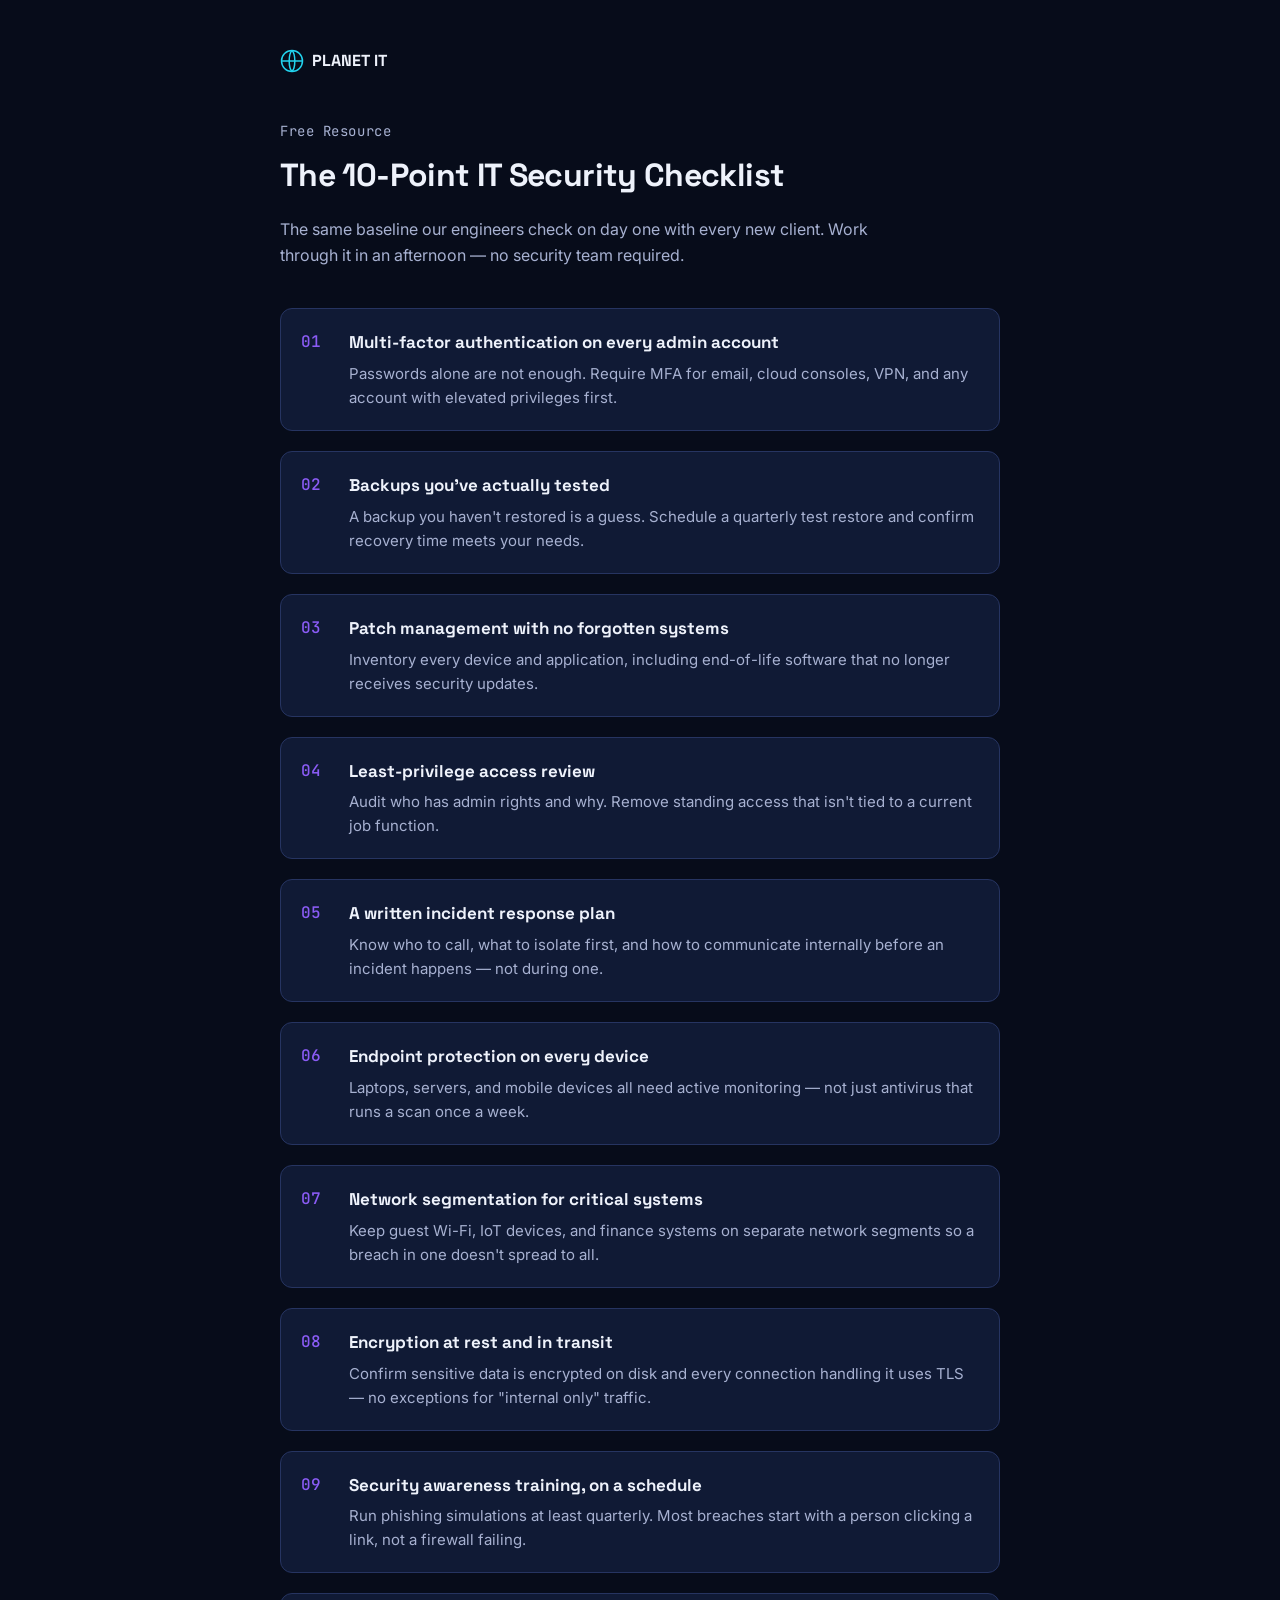
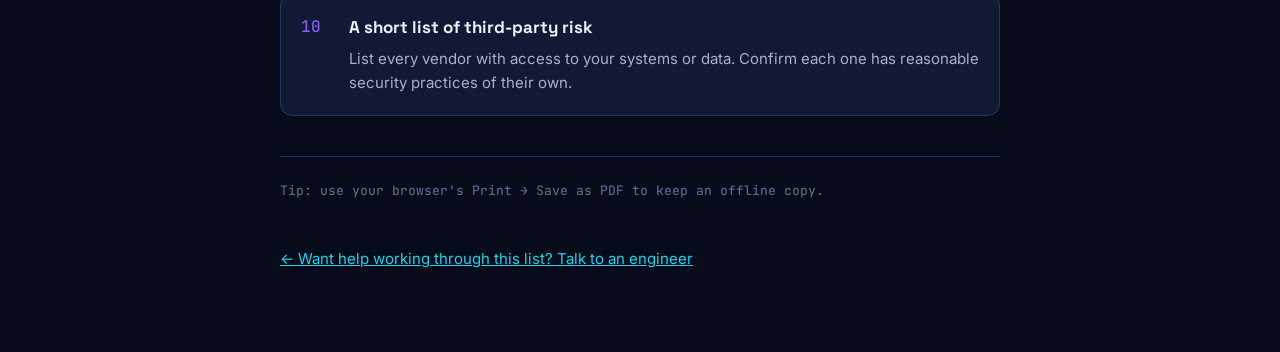
<file: resources/it-security-checklist.html>
<!DOCTYPE html>
<html lang="en">
<head>
  <meta charset="UTF-8">
  <meta name="viewport" content="width=device-width, initial-scale=1.0">
  <title>The 10-Point IT Security Checklist | PLANET IT</title>
  <meta name="description" content="A free, practical 10-point IT security checklist covering MFA, backups, patching, access control, and incident response — from PLANET IT.">
  <meta name="robots" content="noindex">

  <link rel="preconnect" href="https://fonts.googleapis.com">
  <link rel="preconnect" href="https://fonts.gstatic.com" crossorigin>
  <link href="https://fonts.googleapis.com/css2?family=Inter:wght@400;500;600;700&amp;family=Space+Grotesk:wght@600;700&amp;family=JetBrains+Mono:wght@400;500&amp;display=swap" rel="stylesheet">
  <link rel="icon" href="../favicon.svg" type="image/svg+xml">

  <style>
    :root {
      --color-bg: #070c1a;
      --color-surface: #101a35;
      --color-border: #263461;
      --color-text: #eef2fb;
      --color-text-muted: #a7b1d1;
      --color-text-faint: #67719c;
      --color-accent: #22d3ee;
      --color-violet: #8b5cf6;
      --font-sans: 'Inter', system-ui, sans-serif;
      --font-display: 'Space Grotesk', 'Inter', system-ui, sans-serif;
      --font-mono: 'JetBrains Mono', ui-monospace, monospace;
    }
    * { box-sizing: border-box; }
    body {
      margin: 0;
      background: var(--color-bg);
      color: var(--color-text);
      font-family: var(--font-sans);
      line-height: 1.6;
      padding: 3rem 1.25rem 5rem;
    }
    .doc { max-width: 720px; margin-inline: auto; }
    .doc-header { margin-bottom: 2.5rem; }
    .brand {
      display: inline-flex;
      align-items: center;
      gap: 0.5rem;
      font-family: var(--font-display);
      font-weight: 700;
      color: var(--color-text);
      text-decoration: none;
      margin-bottom: 2rem;
    }
    .brand svg { color: var(--color-accent); }
    .eyebrow {
      font-family: var(--font-mono);
      color: var(--color-accent);
      font-size: 0.875rem;
      letter-spacing: 0.04em;
      margin-bottom: 0.5rem;
    }
    h1 {
      font-family: var(--font-display);
      font-size: 2rem;
      letter-spacing: -0.02em;
      margin: 0 0 0.75rem;
    }
    .doc-header p { color: var(--color-text-muted); max-width: 60ch; }
    .checklist { display: flex; flex-direction: column; gap: 1.25rem; margin: 2.5rem 0; }
    .check-item {
      display: flex;
      gap: 1rem;
      padding: 1.25rem;
      background: var(--color-surface);
      border: 1px solid var(--color-border);
      border-radius: 12px;
    }
    .check-num {
      font-family: var(--font-mono);
      color: var(--color-violet);
      font-weight: 500;
      flex-shrink: 0;
      width: 2rem;
    }
    .check-item h2 { font-size: 1.0625rem; margin: 0 0 0.35rem; font-family: var(--font-display); }
    .check-item p { margin: 0; color: var(--color-text-muted); font-size: 0.9375rem; }
    .back-link {
      display: inline-block;
      margin-top: 2rem;
      color: var(--color-accent);
      font-size: 0.9375rem;
    }
    .print-hint {
      font-family: var(--font-mono);
      font-size: 0.8125rem;
      color: var(--color-text-faint);
      border-top: 1px solid var(--color-border);
      padding-top: 1.5rem;
      margin-top: 2.5rem;
    }
    @media print {
      body { background: #fff; color: #111; padding: 0; }
      .check-item { background: #f6f6f6; border-color: #ccc; }
      .print-hint, .back-link { display: none; }
    }
  </style>
</head>
<body>
  <div class="doc">
    <div class="doc-header">
      <a href="../index.html" class="brand">
        <svg viewBox="0 0 32 32" width="24" height="24" fill="none"><circle cx="16" cy="16" r="14" stroke="currentColor" stroke-width="2"/><path d="M16 2C11 7 11 25 16 30" stroke="currentColor" stroke-width="2"/><path d="M16 2C21 7 21 25 16 30" stroke="currentColor" stroke-width="2"/><path d="M2 16H30" stroke="currentColor" stroke-width="2"/></svg>
        PLANET&nbsp;IT
      </a>
      <p class="eyebrow">Free Resource</p>
      <h1>The 10-Point IT Security Checklist</h1>
      <p>The same baseline our engineers check on day one with every new client. Work through it in an afternoon — no security team required.</p>
    </div>

    <div class="checklist">
      <div class="check-item">
        <span class="check-num">01</span>
        <div>
          <h2>Multi-factor authentication on every admin account</h2>
          <p>Passwords alone are not enough. Require MFA for email, cloud consoles, VPN, and any account with elevated privileges first.</p>
        </div>
      </div>
      <div class="check-item">
        <span class="check-num">02</span>
        <div>
          <h2>Backups you've actually tested</h2>
          <p>A backup you haven't restored is a guess. Schedule a quarterly test restore and confirm recovery time meets your needs.</p>
        </div>
      </div>
      <div class="check-item">
        <span class="check-num">03</span>
        <div>
          <h2>Patch management with no forgotten systems</h2>
          <p>Inventory every device and application, including end-of-life software that no longer receives security updates.</p>
        </div>
      </div>
      <div class="check-item">
        <span class="check-num">04</span>
        <div>
          <h2>Least-privilege access review</h2>
          <p>Audit who has admin rights and why. Remove standing access that isn't tied to a current job function.</p>
        </div>
      </div>
      <div class="check-item">
        <span class="check-num">05</span>
        <div>
          <h2>A written incident response plan</h2>
          <p>Know who to call, what to isolate first, and how to communicate internally before an incident happens — not during one.</p>
        </div>
      </div>
      <div class="check-item">
        <span class="check-num">06</span>
        <div>
          <h2>Endpoint protection on every device</h2>
          <p>Laptops, servers, and mobile devices all need active monitoring — not just antivirus that runs a scan once a week.</p>
        </div>
      </div>
      <div class="check-item">
        <span class="check-num">07</span>
        <div>
          <h2>Network segmentation for critical systems</h2>
          <p>Keep guest Wi-Fi, IoT devices, and finance systems on separate network segments so a breach in one doesn't spread to all.</p>
        </div>
      </div>
      <div class="check-item">
        <span class="check-num">08</span>
        <div>
          <h2>Encryption at rest and in transit</h2>
          <p>Confirm sensitive data is encrypted on disk and every connection handling it uses TLS — no exceptions for "internal only" traffic.</p>
        </div>
      </div>
      <div class="check-item">
        <span class="check-num">09</span>
        <div>
          <h2>Security awareness training, on a schedule</h2>
          <p>Run phishing simulations at least quarterly. Most breaches start with a person clicking a link, not a firewall failing.</p>
        </div>
      </div>
      <div class="check-item">
        <span class="check-num">10</span>
        <div>
          <h2>A short list of third-party risk</h2>
          <p>List every vendor with access to your systems or data. Confirm each one has reasonable security practices of their own.</p>
        </div>
      </div>
    </div>

    <p class="print-hint">Tip: use your browser's Print → Save as PDF to keep an offline copy.</p>
    <a href="../index.html#enquiry" class="back-link">← Want help working through this list? Talk to an engineer</a>
  </div>
</body>
</html>
</file>
<file: styles.css>
/* ==========================================================================
   PLANET IT — Design Tokens
   ========================================================================== */
:root {
  /* Colors — deep signal-blue base, dual cyan/violet network accents, warm CTA */
  --color-bg: #070c1a;
  --color-bg-alt: #0c1428;
  --color-surface: #101a35;
  --color-surface-alt: #16224a;
  --color-border: #263461;
  --color-text: #eef2fb;
  --color-text-muted: #a7b1d1;
  --color-text-faint: #67719c;

  --color-accent: #22d3ee;
  --color-accent-hover: #67e8f9;
  --color-accent-contrast: #052027;
  --color-accent-soft: rgba(34, 211, 238, 0.14);

  --color-violet: #8b5cf6;
  --color-violet-soft: rgba(139, 92, 246, 0.16);

  --color-cta: #ff7a45;
  --color-cta-hover: #ff9466;
  --color-cta-contrast: #2a0f04;

  --color-success: #34d399;
  --color-error: #f87171;

  --color-focus-ring: #22d3ee;

  /* Spacing scale */
  --space-1: 0.25rem;
  --space-2: 0.5rem;
  --space-3: 0.75rem;
  --space-4: 1rem;
  --space-5: 1.5rem;
  --space-6: 2rem;
  --space-7: 3rem;
  --space-8: 4rem;
  --space-9: 6rem;
  --space-10: 8rem;

  /* Radii */
  --radius-sm: 6px;
  --radius-md: 12px;
  --radius-lg: 20px;
  --radius-full: 999px;

  /* Shadows */
  --shadow-sm: 0 1px 2px rgba(0, 0, 0, 0.24);
  --shadow-md: 0 8px 24px rgba(0, 0, 0, 0.36);
  --shadow-lg: 0 20px 48px rgba(0, 0, 0, 0.46);
  --shadow-accent: 0 8px 24px rgba(255, 122, 69, 0.28);
  --shadow-cyan: 0 0 0 1px rgba(34, 211, 238, 0.4), 0 8px 24px rgba(34, 211, 238, 0.16);

  /* Type */
  --font-sans: 'Inter', system-ui, -apple-system, "Segoe UI", Roboto, Helvetica, Arial, sans-serif;
  --font-display: 'Space Grotesk', 'Inter', system-ui, -apple-system, "Segoe UI", sans-serif;
  --font-mono: 'JetBrains Mono', ui-monospace, SFMono-Regular, Menlo, Consolas, monospace;

  --fs-xs: 0.8125rem;
  --fs-sm: 0.9375rem;
  --fs-base: 1rem;
  --fs-md: 1.125rem;
  --fs-lg: 1.375rem;
  --fs-xl: 1.75rem;
  --fs-2xl: 2.25rem;
  --fs-3xl: 3rem;
  --fs-4xl: 3.75rem;

  --container-max: 1160px;
  --transition-fast: 150ms ease;
  --transition-med: 300ms ease;
}

/* ==========================================================================
   Reset & Base
   ========================================================================== */
*, *::before, *::after { box-sizing: border-box; }

html {
  scroll-behavior: smooth;
}

body {
  margin: 0;
  min-width: 320px;
  overflow-x: hidden;
  background: var(--color-bg);
  color: var(--color-text);
  font-family: var(--font-sans);
  font-size: var(--fs-base);
  line-height: 1.6;
  -webkit-font-smoothing: antialiased;
}

img, svg { max-width: 100%; display: block; }

h1, h2, h3, h4 {
  margin: 0 0 var(--space-3);
  line-height: 1.15;
  font-family: var(--font-display);
  font-weight: 600;
  letter-spacing: -0.015em;
}

p { margin: 0 0 var(--space-4); color: var(--color-text-muted); }

a {
  color: inherit;
  text-decoration: none;
}

ul { list-style: none; margin: 0; padding: 0; }

button { font-family: inherit; }

.container {
  max-width: var(--container-max);
  margin-inline: auto;
  padding-inline: var(--space-5);
}

main [id] { scroll-margin-top: 90px; }

.skip-link {
  position: absolute;
  left: -9999px;
  top: 0;
  background: var(--color-cta);
  color: var(--color-cta-contrast);
  padding: var(--space-3) var(--space-4);
  z-index: 1000;
  border-radius: var(--radius-sm);
  font-weight: 600;
}
.skip-link:focus {
  left: var(--space-4);
  top: var(--space-4);
}

/* Visible focus states everywhere */
a:focus-visible,
button:focus-visible,
input:focus-visible,
select:focus-visible,
textarea:focus-visible {
  outline: 2px solid var(--color-focus-ring);
  outline-offset: 3px;
  border-radius: var(--radius-sm);
}

/* ==========================================================================
   Buttons
   ========================================================================== */
.btn {
  display: inline-flex;
  align-items: center;
  justify-content: center;
  gap: var(--space-2);
  padding: var(--space-3) var(--space-6);
  border-radius: var(--radius-full);
  font-weight: 600;
  font-size: var(--fs-sm);
  border: 1.5px solid transparent;
  cursor: pointer;
  transition: background var(--transition-fast), color var(--transition-fast), border-color var(--transition-fast), transform var(--transition-fast);
  white-space: nowrap;
}
.btn:hover { transform: translateY(-1px); }
.btn:active { transform: translateY(0); }

.btn-primary {
  background: var(--color-cta);
  color: var(--color-cta-contrast);
  box-shadow: var(--shadow-accent);
}
.btn-primary:hover { background: var(--color-cta-hover); }

.btn-ghost {
  background: transparent;
  color: var(--color-text);
  border-color: var(--color-border);
}
.btn-ghost:hover { border-color: var(--color-accent); color: var(--color-accent); }

.btn-nav {
  padding: var(--space-2) var(--space-5);
  display: none;
}

/* ==========================================================================
   Header / Nav
   ========================================================================== */
.site-header {
  position: sticky;
  top: 0;
  z-index: 100;
  background: rgba(7, 12, 26, 0.85);
  backdrop-filter: blur(10px);
  border-bottom: 1px solid var(--color-border);
}

.navbar {
  max-width: var(--container-max);
  margin-inline: auto;
  padding: var(--space-3) var(--space-5);
  display: flex;
  align-items: center;
  justify-content: space-between;
  position: relative;
  gap: var(--space-4);
}

.logo {
  display: inline-flex;
  align-items: center;
  gap: var(--space-2);
  font-family: var(--font-display);
  font-weight: 700;
  font-size: var(--fs-md);
  color: var(--color-text);
}
.logo-mark { color: var(--color-accent); display: inline-flex; }

.status-pill {
  display: none;
  align-items: center;
  gap: var(--space-2);
  font-family: var(--font-mono);
  font-size: var(--fs-xs);
  letter-spacing: 0.03em;
  color: var(--color-text-faint);
  border: 1px solid var(--color-border);
  border-radius: var(--radius-full);
  padding: var(--space-1) var(--space-3);
  margin-inline-end: auto;
}
.status-dot {
  width: 7px;
  height: 7px;
  border-radius: 50%;
  background: var(--color-success);
  box-shadow: 0 0 0 0 rgba(52, 211, 153, 0.6);
  animation: statusPulse 2.4s ease-out infinite;
  flex-shrink: 0;
}
@keyframes statusPulse {
  0% { box-shadow: 0 0 0 0 rgba(52, 211, 153, 0.55); }
  70% { box-shadow: 0 0 0 6px rgba(52, 211, 153, 0); }
  100% { box-shadow: 0 0 0 0 rgba(52, 211, 153, 0); }
}

.nav-toggle {
  display: inline-flex;
  flex-direction: column;
  justify-content: center;
  gap: 5px;
  width: 40px;
  height: 40px;
  background: transparent;
  border: 1px solid var(--color-border);
  border-radius: var(--radius-sm);
  cursor: pointer;
  align-items: center;
}
.nav-toggle-bar {
  width: 18px;
  height: 2px;
  background: var(--color-text);
  border-radius: var(--radius-full);
  transition: transform var(--transition-fast), opacity var(--transition-fast);
}
.nav-toggle[aria-expanded="true"] .nav-toggle-bar:nth-child(1) { transform: translateY(7px) rotate(45deg); }
.nav-toggle[aria-expanded="true"] .nav-toggle-bar:nth-child(2) { opacity: 0; }
.nav-toggle[aria-expanded="true"] .nav-toggle-bar:nth-child(3) { transform: translateY(-7px) rotate(-45deg); }

.nav-links {
  position: absolute;
  top: 100%;
  left: 0;
  right: 0;
  background: var(--color-bg-alt);
  border-bottom: 1px solid var(--color-border);
  flex-direction: column;
  padding: var(--space-4) var(--space-5);
  gap: var(--space-4);
  display: none;
}
.nav-links.open { display: flex; }
.nav-links a { font-weight: 500; color: var(--color-text-muted); font-size: var(--fs-sm); }
.nav-links a:hover { color: var(--color-text); }

/* ==========================================================================
   Hero
   ========================================================================== */
.hero {
  position: relative;
  min-height: 100vh;
  display: flex;
  align-items: center;
  overflow: hidden;
}

.hero-photo {
  position: absolute;
  inset: 0;
  z-index: 0;
  background-image:
    linear-gradient(160deg, rgba(7, 12, 26, 0.97) 0%, rgba(7, 12, 26, 0.90) 38%, rgba(7, 12, 26, 0.74) 100%),
    radial-gradient(ellipse 60% 50% at 85% 15%, rgba(139, 92, 246, 0.22), transparent 60%),
    url('assets/photos/hero-datacenter.jpg');
  background-size: cover;
  background-position: center;
}
.hero-photo::before {
  content: "";
  position: absolute;
  inset: 0;
  background-image:
    linear-gradient(rgba(255,255,255,0.03) 1px, transparent 1px),
    linear-gradient(90deg, rgba(255,255,255,0.03) 1px, transparent 1px);
  background-size: 56px 56px;
  mask-image: radial-gradient(ellipse 80% 80% at 50% 30%, black 30%, transparent 75%);
}

.hero-circuit {
  position: absolute;
  inset: 0;
  z-index: 1;
  width: 100%;
  height: 100%;
  overflow: visible;
  opacity: 0.85;
}
.circuit-path {
  fill: none;
  stroke-width: 1.5;
  stroke-linecap: round;
  stroke-dasharray: 1400;
  stroke-dashoffset: 1400;
  animation: drawCircuit 2.6s cubic-bezier(0.4, 0, 0.2, 1) forwards;
}
.circuit-path.path-a { stroke: var(--color-accent); animation-delay: 0.1s; }
.circuit-path.path-b { stroke: var(--color-violet); animation-delay: 0.5s; opacity: 0.7; }
.circuit-path.path-c { stroke: var(--color-accent); animation-delay: 0.9s; opacity: 0.45; }
@keyframes drawCircuit {
  to { stroke-dashoffset: 0; }
}
.circuit-node {
  fill: var(--color-bg);
  stroke: var(--color-accent);
  stroke-width: 1.5;
  opacity: 0;
  animation: nodeIn 0.5s ease forwards;
}
.circuit-node.n1 { animation-delay: 1.1s; }
.circuit-node.n2 { animation-delay: 1.5s; }
.circuit-node.n3 { animation-delay: 1.9s; }
.circuit-node.n4 { animation-delay: 2.3s; }
.circuit-node.n5 { animation-delay: 2.7s; }
@keyframes nodeIn {
  to { opacity: 1; }
}
.circuit-packet {
  fill: var(--color-accent);
  offset-path: path('M -20 560 L 150 560 L 150 460 L 340 460 L 340 620 L 560 620 L 560 340 L 780 340 L 780 120 L 980 120 L 980 260 L 1220 260');
  offset-rotate: 0deg;
  animation: travelPacket 6s linear infinite;
  animation-delay: 2.6s;
  filter: drop-shadow(0 0 4px var(--color-accent));
}
@keyframes travelPacket {
  0% { offset-distance: 0%; opacity: 0; }
  5% { opacity: 1; }
  95% { opacity: 1; }
  100% { offset-distance: 100%; opacity: 0; }
}

.hero-inner {
  position: relative;
  z-index: 2;
  max-width: 780px;
  padding-block: var(--space-9) var(--space-8);
}

.eyebrow {
  color: var(--color-accent);
  font-family: var(--font-mono);
  font-weight: 500;
  font-size: var(--fs-sm);
  letter-spacing: 0.04em;
  margin-bottom: var(--space-3);
  display: inline-flex;
  align-items: center;
  gap: var(--space-2);
}
.eyebrow::before {
  content: "›";
  color: var(--color-violet);
  font-weight: 700;
}

.hero-title {
  font-size: var(--fs-2xl);
  color: var(--color-text);
}
.hero-title .accent-word {
  background: linear-gradient(100deg, var(--color-accent) 10%, var(--color-violet) 90%);
  -webkit-background-clip: text;
  background-clip: text;
  color: transparent;
}

.hero-subheading {
  font-size: var(--fs-md);
  max-width: 60ch;
}

.hero-cta {
  display: flex;
  flex-wrap: wrap;
  gap: var(--space-4);
  margin-top: var(--space-6);
}

.scroll-cue {
  position: absolute;
  bottom: var(--space-6);
  left: 50%;
  transform: translateX(-50%);
  z-index: 2;
  color: var(--color-text-faint);
  animation: bob 2.2s ease-in-out infinite;
}
@keyframes bob {
  0%, 100% { transform: translate(-50%, 0); }
  50% { transform: translate(-50%, 8px); }
}

/* ==========================================================================
   Section heading (shared)
   ========================================================================== */
.section-heading {
  max-width: 640px;
  margin-bottom: var(--space-7);
}
.section-heading h2 { font-size: var(--fs-xl); }
.section-lead { font-size: var(--fs-md); }

/* ==========================================================================
   Services
   ========================================================================== */
.services { padding-block: var(--space-9); background: var(--color-bg); }

.services-grid {
  display: grid;
  grid-template-columns: 1fr;
  gap: var(--space-5);
}

.service-card {
  background: var(--color-surface);
  border: 1px solid var(--color-border);
  border-radius: var(--radius-lg);
  padding: var(--space-6);
  transition: transform var(--transition-med), border-color var(--transition-med), box-shadow var(--transition-med);
}
.service-card:hover {
  transform: translateY(-4px);
  border-color: var(--color-accent);
  box-shadow: var(--shadow-cyan);
}

.service-icon {
  color: var(--color-accent);
  margin-bottom: var(--space-4);
  width: 56px;
  height: 56px;
  display: flex;
  align-items: center;
  justify-content: center;
  background: var(--color-surface-alt);
  border-radius: var(--radius-md);
  transition: transform var(--transition-med), color var(--transition-med);
}
.service-card:hover .service-icon {
  color: var(--color-violet);
  transform: rotate(-6deg) scale(1.05);
}

.service-card h3 { font-size: var(--fs-md); }
.service-card p { margin-bottom: 0; font-size: var(--fs-sm); }

/* ==========================================================================
   Stats
   ========================================================================== */
.stats { padding-block: var(--space-8); background: var(--color-bg-alt); border-block: 1px solid var(--color-border); }

.stats-grid {
  display: grid;
  grid-template-columns: repeat(2, 1fr);
  gap: var(--space-6);
  text-align: center;
}

.stat-value {
  font-family: var(--font-mono);
  font-size: var(--fs-3xl);
  font-weight: 500;
  background: linear-gradient(100deg, var(--color-accent), var(--color-violet));
  -webkit-background-clip: text;
  background-clip: text;
  color: transparent;
  line-height: 1;
  margin-bottom: var(--space-2);
}

.stat-label {
  font-size: var(--fs-xs);
  color: var(--color-text-faint);
  text-transform: uppercase;
  letter-spacing: 0.05em;
}

/* ==========================================================================
   Gallery ("Our Work")
   ========================================================================== */
.gallery { padding-block: var(--space-9); background: var(--color-bg); }

.gallery-grid {
  display: grid;
  grid-template-columns: 1fr;
  gap: var(--space-5);
}

.gallery-card {
  position: relative;
  border-radius: var(--radius-lg);
  overflow: hidden;
  border: 1px solid var(--color-border);
  background: var(--color-surface);
  transition: border-color var(--transition-med), box-shadow var(--transition-med);
}
.gallery-card:hover { border-color: var(--color-accent); box-shadow: var(--shadow-cyan); }

.gallery-photo-wrap {
  aspect-ratio: 4 / 3;
  overflow: hidden;
}
.gallery-photo-wrap img {
  width: 100%;
  height: 100%;
  object-fit: cover;
  transition: transform 0.6s ease;
}
.gallery-card:hover .gallery-photo-wrap img { transform: scale(1.08); }

.gallery-caption { padding: var(--space-5); }
.gallery-caption h3 { font-size: var(--fs-md); margin-bottom: var(--space-2); }
.gallery-caption p { font-size: var(--fs-sm); margin-bottom: 0; }

.photo-reveal { transform: translateY(24px) scale(0.98); }
.photo-reveal.is-visible { transform: none; }

/* ==========================================================================
   Trust / Security strip
   ========================================================================== */
.trust {
  position: relative;
  padding-block: var(--space-9);
  background-image:
    linear-gradient(160deg, rgba(7, 12, 26, 0.95), rgba(7, 12, 26, 0.9)),
    url('assets/photos/trust-circuit.jpg');
  background-size: cover;
  background-position: center;
  border-block: 1px solid var(--color-border);
}

.trust-grid {
  display: grid;
  grid-template-columns: 1fr;
  gap: var(--space-6);
  margin-top: var(--space-7);
}

.trust-item { display: flex; gap: var(--space-4); align-items: flex-start; }
.trust-icon {
  color: var(--color-accent);
  flex-shrink: 0;
  width: 44px;
  height: 44px;
  display: flex;
  align-items: center;
  justify-content: center;
  background: var(--color-surface);
  border: 1px solid var(--color-border);
  border-radius: var(--radius-md);
}
.trust-item h3 { font-size: var(--fs-base); margin-bottom: var(--space-1); }
.trust-item p { font-size: var(--fs-sm); margin-bottom: 0; }

/* ==========================================================================
   Testimonials
   ========================================================================== */
.testimonials { padding-block: var(--space-9); background: var(--color-bg-alt); }

.testimonial-carousel { position: relative; }

.testimonial-track {
  display: flex;
  gap: var(--space-5);
  overflow-x: auto;
  scroll-snap-type: x mandatory;
  -webkit-overflow-scrolling: touch;
  scrollbar-width: none;
  padding-bottom: var(--space-2);
}
.testimonial-track::-webkit-scrollbar { display: none; }

.testimonial-card {
  scroll-snap-align: start;
  flex: 0 0 100%;
  background: var(--color-surface);
  border: 1px solid var(--color-border);
  border-radius: var(--radius-lg);
  padding: var(--space-6);
  margin: 0;
  display: flex;
  flex-direction: column;
}

.testimonial-quote {
  font-size: var(--fs-md);
  color: var(--color-text);
  flex-grow: 1;
  margin-bottom: var(--space-5);
}

.testimonial-author {
  display: flex;
  align-items: center;
  gap: var(--space-3);
}

.avatar {
  width: 44px;
  height: 44px;
  border-radius: var(--radius-full);
  background: linear-gradient(135deg, var(--color-accent), var(--color-violet));
  color: var(--color-accent-contrast);
  display: inline-flex;
  align-items: center;
  justify-content: center;
  font-weight: 700;
  font-size: var(--fs-sm);
  flex-shrink: 0;
}

.author-info { display: flex; flex-direction: column; }
.author-name { font-weight: 600; color: var(--color-text); font-size: var(--fs-sm); }
.author-role { font-size: var(--fs-xs); color: var(--color-text-faint); }

.carousel-controls {
  display: flex;
  align-items: center;
  justify-content: center;
  gap: var(--space-4);
  margin-top: var(--space-6);
}

.carousel-btn {
  width: 40px;
  height: 40px;
  border-radius: var(--radius-full);
  border: 1px solid var(--color-border);
  background: var(--color-surface);
  color: var(--color-text);
  display: inline-flex;
  align-items: center;
  justify-content: center;
  cursor: pointer;
  transition: border-color var(--transition-fast), color var(--transition-fast);
}
.carousel-btn:hover { border-color: var(--color-accent); color: var(--color-accent); }

.carousel-dots { display: flex; gap: var(--space-2); }
.carousel-dot {
  width: 9px;
  height: 9px;
  border-radius: var(--radius-full);
  background: var(--color-border);
  border: none;
  cursor: pointer;
  padding: 0;
  transition: background var(--transition-fast), transform var(--transition-fast);
}
.carousel-dot.active { background: var(--color-accent); transform: scale(1.2); }

/* ==========================================================================
   Lead Magnet
   ========================================================================== */
.lead-magnet { padding-block: var(--space-9); background: var(--color-bg); }

.lead-magnet-grid {
  display: grid;
  grid-template-columns: 1fr;
  gap: var(--space-8);
  align-items: center;
}

.lead-magnet-copy .eyebrow { margin-bottom: var(--space-3); }
.lead-magnet-copy h2 { font-size: var(--fs-xl); }

.lead-magnet-list { margin: var(--space-5) 0 var(--space-6); display: flex; flex-direction: column; gap: var(--space-3); }
.lead-magnet-list li {
  display: flex;
  align-items: flex-start;
  gap: var(--space-3);
  color: var(--color-text-muted);
  font-size: var(--fs-sm);
}
.lead-magnet-list svg { color: var(--color-success); flex-shrink: 0; margin-top: 2px; }

.lead-magnet-privacy {
  font-size: var(--fs-xs);
  color: var(--color-text-faint);
  margin: 0;
}

.lead-magnet-visual { position: relative; }

.checklist-mock {
  position: relative;
  z-index: 1;
  background: var(--color-surface);
  border: 1px solid var(--color-border);
  border-radius: var(--radius-lg);
  padding: var(--space-6);
  box-shadow: var(--shadow-md);
}
.checklist-mock::before {
  content: "";
  position: absolute;
  inset: var(--space-4) calc(-1 * var(--space-4)) calc(-1 * var(--space-4)) var(--space-4);
  background: var(--color-surface-alt);
  border: 1px solid var(--color-border);
  border-radius: var(--radius-lg);
  z-index: -1;
  transform: rotate(-3deg);
}
.checklist-mock-title {
  font-family: var(--font-mono);
  font-size: var(--fs-xs);
  color: var(--color-text-faint);
  text-transform: uppercase;
  letter-spacing: 0.05em;
  margin-bottom: var(--space-4);
}
.checklist-mock-row {
  display: flex;
  align-items: center;
  gap: var(--space-3);
  padding-block: var(--space-2);
  border-bottom: 1px dashed var(--color-border);
  font-size: var(--fs-sm);
  color: var(--color-text-muted);
}
.checklist-mock-row:last-child { border-bottom: none; }
.checklist-mock-row svg { color: var(--color-accent); flex-shrink: 0; }

.lead-magnet-form-wrap {
  margin-top: var(--space-6);
}
.lead-magnet-form {
  display: flex;
  flex-direction: column;
  gap: var(--space-3);
}
.lead-magnet-form .form-row-inline {
  display: flex;
  flex-direction: column;
  gap: var(--space-3);
}
.lead-magnet-form input[type="email"] {
  width: 100%;
  padding: var(--space-3) var(--space-4);
  background: var(--color-surface-alt);
  border: 1.5px solid var(--color-border);
  border-radius: var(--radius-sm);
  color: var(--color-text);
  font-family: inherit;
  font-size: var(--fs-sm);
  transition: border-color var(--transition-fast);
}
.lead-magnet-form input[type="email"]:focus { border-color: var(--color-accent); outline: none; }
.lead-magnet-form input[aria-invalid="true"] { border-color: var(--color-error); }

.lead-magnet-success {
  flex-direction: column;
  align-items: flex-start;
  gap: var(--space-3);
  padding: var(--space-5);
  background: rgba(52, 211, 153, 0.08);
  border: 1px solid rgba(52, 211, 153, 0.3);
  border-radius: var(--radius-md);
}
.lead-magnet-success:not([hidden]) { display: flex; }
.lead-magnet-success p { margin: 0; color: var(--color-text); font-size: var(--fs-sm); }

/* ==========================================================================
   Enquiry Form
   ========================================================================== */
.enquiry { padding-block: var(--space-9); background: var(--color-bg-alt); }

.enquiry-heading { margin-inline: auto; text-align: center; max-width: 560px; }
.enquiry-heading .section-lead { margin-inline: auto; }

.enquiry-form-wrap {
  max-width: 680px;
  margin-inline: auto;
  background: var(--color-surface);
  border: 1px solid var(--color-border);
  border-radius: var(--radius-lg);
  padding: var(--space-6);
  box-shadow: var(--shadow-md);
}

.honeypot {
  position: absolute;
  left: -9999px;
  width: 1px;
  height: 1px;
  overflow: hidden;
}

.form-row {
  display: grid;
  grid-template-columns: 1fr;
  gap: var(--space-4);
}

.form-field { margin-bottom: var(--space-4); }

.form-field label {
  display: block;
  font-weight: 600;
  font-size: var(--fs-sm);
  margin-bottom: var(--space-2);
  color: var(--color-text);
}

.required { color: var(--color-error); }
.optional { color: var(--color-text-faint); font-weight: 400; font-size: var(--fs-xs); }

.form-field input,
.form-field select,
.form-field textarea {
  width: 100%;
  padding: var(--space-3) var(--space-4);
  background: var(--color-surface-alt);
  border: 1.5px solid var(--color-border);
  border-radius: var(--radius-sm);
  color: var(--color-text);
  font-family: inherit;
  font-size: var(--fs-sm);
  transition: border-color var(--transition-fast);
}

.form-field input::placeholder,
.form-field textarea::placeholder { color: var(--color-text-faint); }

.form-field input:focus,
.form-field select:focus,
.form-field textarea:focus {
  border-color: var(--color-accent);
  outline: none;
}

.form-field input[aria-invalid="true"],
.form-field select[aria-invalid="true"],
.form-field textarea[aria-invalid="true"] {
  border-color: var(--color-error);
}

.field-error {
  color: var(--color-error);
  font-size: var(--fs-xs);
  margin: var(--space-2) 0 0;
  min-height: 1em;
}

.form-status {
  font-size: var(--fs-sm);
  margin-bottom: var(--space-4);
  border-radius: var(--radius-sm);
  padding: 0;
}
.form-status:not(:empty) { padding: var(--space-3) var(--space-4); }
.form-status.error { background: rgba(248, 113, 113, 0.12); color: var(--color-error); border: 1px solid rgba(248, 113, 113, 0.3); }
.form-status.info { background: rgba(34, 211, 238, 0.1); color: var(--color-accent); border: 1px solid rgba(34, 211, 238, 0.25); }

.trust-note {
  display: flex;
  align-items: center;
  gap: var(--space-2);
  font-size: var(--fs-xs);
  color: var(--color-text-faint);
  margin-top: var(--space-4);
}
.trust-note svg { color: var(--color-text-faint); flex-shrink: 0; }

.btn-submit { width: 100%; position: relative; }
.btn-spinner { display: none; }

.btn-submit.loading .btn-label { visibility: hidden; }
.btn-submit.loading .btn-spinner {
  display: block;
  position: absolute;
  width: 18px;
  height: 18px;
  border-radius: 50%;
  border: 2px solid rgba(42, 15, 4, 0.35);
  border-top-color: var(--color-cta-contrast);
  animation: spin 0.7s linear infinite;
}
.btn-submit:disabled { cursor: not-allowed; opacity: 0.85; }

@keyframes spin { to { transform: rotate(360deg); } }

.enquiry-success {
  max-width: 680px;
  margin-inline: auto;
  background: var(--color-surface);
  border: 1px solid var(--color-border);
  border-radius: var(--radius-lg);
  padding: var(--space-8) var(--space-6);
  text-align: center;
  box-shadow: var(--shadow-md);
}
.enquiry-success svg { color: var(--color-success); margin-inline: auto; margin-bottom: var(--space-4); }
.enquiry-success h3 { font-size: var(--fs-lg); }
.enquiry-success .btn { margin-top: var(--space-4); }

/* ==========================================================================
   Footer
   ========================================================================== */
.site-footer { background: var(--color-bg-alt); border-top: 1px solid var(--color-border); }

.footer-grid {
  padding-block: var(--space-8);
  display: grid;
  grid-template-columns: 1fr;
  gap: var(--space-7);
}

.footer-logo { margin-bottom: var(--space-4); }

.footer-about p { font-size: var(--fs-sm); max-width: 40ch; }

.social-links { display: flex; gap: var(--space-3); margin-top: var(--space-4); }
.social-links a {
  width: 36px;
  height: 36px;
  border-radius: var(--radius-full);
  border: 1px solid var(--color-border);
  display: inline-flex;
  align-items: center;
  justify-content: center;
  color: var(--color-text-muted);
  transition: color var(--transition-fast), border-color var(--transition-fast);
}
.social-links a:hover { color: var(--color-accent); border-color: var(--color-accent); }

.footer-col h4 {
  font-size: var(--fs-sm);
  text-transform: uppercase;
  letter-spacing: 0.05em;
  color: var(--color-text);
  margin-bottom: var(--space-4);
}
.footer-col ul { display: flex; flex-direction: column; gap: var(--space-3); }
.footer-col a, .footer-contact li { font-size: var(--fs-sm); color: var(--color-text-muted); }
.footer-col a:hover { color: var(--color-accent); }
.footer-contact li { line-height: 1.5; }

.footer-bottom { border-top: 1px solid var(--color-border); }
.footer-bottom-inner {
  padding-block: var(--space-4);
  display: flex;
  flex-direction: column;
  gap: var(--space-3);
  align-items: center;
  text-align: center;
}
.footer-bottom-inner p { margin: 0; font-size: var(--fs-xs); color: var(--color-text-faint); }
.footer-legal { display: flex; gap: var(--space-5); }
.footer-legal a { font-size: var(--fs-xs); color: var(--color-text-faint); }
.footer-legal a:hover { color: var(--color-accent); }

/* ==========================================================================
   WhatsApp chat widget
   ========================================================================== */
.wa-widget {
  position: fixed;
  right: var(--space-5);
  bottom: var(--space-5);
  z-index: 200;
  display: flex;
  flex-direction: column;
  align-items: flex-end;
  gap: var(--space-4);
}

.wa-fab {
  position: relative;
  width: 60px;
  height: 60px;
  flex-shrink: 0;
  border: none;
  border-radius: var(--radius-full);
  background: #25d366;
  color: #fff;
  display: inline-flex;
  align-items: center;
  justify-content: center;
  cursor: pointer;
  box-shadow: var(--shadow-lg);
  transition: transform var(--transition-fast), background var(--transition-fast);
}
.wa-fab:hover { transform: translateY(-2px); background: #20bd5a; }
.wa-fab svg { position: relative; z-index: 1; }
.wa-fab .icon-close { display: none; }
.wa-widget.open .wa-fab .icon-chat { display: none; }
.wa-widget.open .wa-fab .icon-close { display: block; }

.wa-fab-ping {
  position: absolute;
  inset: 0;
  border-radius: inherit;
  background: #25d366;
  opacity: 0.55;
  animation: waPing 2.2s cubic-bezier(0, 0, 0.2, 1) infinite;
}
.wa-widget.open .wa-fab-ping { display: none; }
@keyframes waPing {
  0% { transform: scale(1); opacity: 0.5; }
  100% { transform: scale(1.65); opacity: 0; }
}

.wa-panel {
  display: none;
  flex-direction: column;
  width: min(340px, calc(100vw - 2 * var(--space-5)));
  background: var(--color-surface);
  border: 1px solid var(--color-border);
  border-radius: var(--radius-lg);
  box-shadow: var(--shadow-lg);
  overflow: hidden;
}
.wa-widget.open .wa-panel {
  display: flex;
  animation: waPanelIn var(--transition-med);
}
@keyframes waPanelIn {
  from { opacity: 0; transform: translateY(12px) scale(0.98); }
  to { opacity: 1; transform: none; }
}

.wa-panel-header {
  display: flex;
  align-items: center;
  gap: var(--space-3);
  padding: var(--space-4) var(--space-5);
  background: var(--color-surface-alt);
  border-bottom: 1px solid var(--color-border);
}

.wa-avatar {
  width: 40px;
  height: 40px;
  flex-shrink: 0;
  border-radius: var(--radius-full);
  background: linear-gradient(135deg, var(--color-accent), var(--color-violet));
  color: var(--color-accent-contrast);
  display: inline-flex;
  align-items: center;
  justify-content: center;
}

.wa-header-info { flex: 1; min-width: 0; }
.wa-header-name {
  margin: 0;
  font-family: var(--font-display);
  font-weight: 600;
  font-size: var(--fs-sm);
  color: var(--color-text);
}
.wa-header-status {
  margin: 0;
  display: flex;
  align-items: center;
  gap: var(--space-2);
  font-size: var(--fs-xs);
  color: var(--color-text-faint);
}
.wa-status-dot {
  width: 7px;
  height: 7px;
  flex-shrink: 0;
  border-radius: 50%;
  background: var(--color-success);
  box-shadow: 0 0 0 0 rgba(52, 211, 153, 0.6);
  animation: statusPulse 2.4s ease-out infinite;
}

.wa-close {
  width: 32px;
  height: 32px;
  flex-shrink: 0;
  display: inline-flex;
  align-items: center;
  justify-content: center;
  background: transparent;
  border: 1px solid var(--color-border);
  border-radius: var(--radius-sm);
  color: var(--color-text-muted);
  cursor: pointer;
  transition: border-color var(--transition-fast), color var(--transition-fast);
}
.wa-close:hover { border-color: var(--color-accent); color: var(--color-accent); }

.wa-panel-body {
  padding: var(--space-5);
  display: flex;
  flex-direction: column;
  gap: var(--space-4);
  max-height: 360px;
  overflow-y: auto;
}

.wa-bubble {
  background: var(--color-surface-alt);
  border: 1px solid var(--color-border);
  border-radius: var(--radius-md);
  border-top-left-radius: var(--radius-sm);
  padding: var(--space-3) var(--space-4);
}
.wa-bubble p { margin: 0; font-size: var(--fs-sm); color: var(--color-text); }

.wa-suggestions {
  display: flex;
  flex-direction: column;
  gap: var(--space-2);
}

.wa-suggestion {
  display: flex;
  align-items: center;
  justify-content: space-between;
  gap: var(--space-2);
  padding: var(--space-3) var(--space-4);
  background: transparent;
  border: 1.5px solid var(--color-border);
  border-radius: var(--radius-md);
  font-size: var(--fs-sm);
  font-weight: 500;
  color: var(--color-text-muted);
  transition: border-color var(--transition-fast), color var(--transition-fast), background var(--transition-fast);
}
.wa-suggestion:hover { border-color: var(--color-accent); color: var(--color-text); background: var(--color-accent-soft); }
.wa-suggestion svg { color: var(--color-accent); flex-shrink: 0; }

.wa-panel-cta {
  display: flex;
  align-items: center;
  justify-content: center;
  gap: var(--space-2);
  padding: var(--space-4) var(--space-5);
  background: #25d366;
  color: #fff;
  font-weight: 600;
  font-size: var(--fs-sm);
  border-top: 1px solid var(--color-border);
  transition: background var(--transition-fast);
}
.wa-panel-cta:hover { background: #20bd5a; }

@media (min-width: 480px) {
  .wa-panel { width: 360px; }
}

/* ==========================================================================
   Fade-in-on-scroll
   ========================================================================== */
.fade-in {
  opacity: 0;
  transform: translateY(16px);
  transition: opacity 0.6s ease, transform 0.6s ease;
}
.fade-in.is-visible {
  opacity: 1;
  transform: translateY(0);
}

@media (prefers-reduced-motion: reduce) {
  html { scroll-behavior: auto; }
  .fade-in, .photo-reveal { opacity: 1; transform: none; transition: none; }
  .scroll-cue, .status-dot { animation: none; }
  .service-card:hover, .service-card:hover .service-icon { transform: none; }
  .btn:hover { transform: none; }
  .circuit-path { animation: none; stroke-dashoffset: 0; }
  .circuit-node { animation: none; opacity: 1; }
  .circuit-packet { animation: none; opacity: 0; }
  .gallery-card:hover .gallery-photo-wrap img { transform: none; }
  .wa-fab-ping { animation: none; opacity: 0; }
  .wa-status-dot { animation: none; }
  .wa-widget.open .wa-panel { animation: none; }
  .wa-fab:hover { transform: none; }
}

/* ==========================================================================
   Breakpoint: 480px
   ========================================================================== */
@media (min-width: 480px) {
  .hero-title { font-size: var(--fs-3xl); }
  .form-row { grid-template-columns: 1fr 1fr; }
  .lead-magnet-form .form-row-inline { flex-direction: row; }
  .lead-magnet-form .form-row-inline input { flex: 1; }
  .lead-magnet-form .form-row-inline button { flex-shrink: 0; }
}

/* ==========================================================================
   Breakpoint: 768px
   ========================================================================== */
@media (min-width: 768px) {
  .nav-toggle { display: none; }
  .btn-nav { display: inline-flex; }

  .nav-links {
    position: static;
    display: flex;
    flex-direction: row;
    background: none;
    border: none;
    padding: 0;
    width: auto;
    align-items: center;
    gap: var(--space-6);
  }

  .hero-title { font-size: var(--fs-4xl); }
  .hero-subheading { font-size: var(--fs-lg); }

  .section-heading h2 { font-size: var(--fs-2xl); }

  .services-grid { grid-template-columns: repeat(2, 1fr); }

  .stats-grid { grid-template-columns: repeat(4, 1fr); }

  .gallery-grid { grid-template-columns: repeat(3, 1fr); }

  .trust-grid { grid-template-columns: repeat(2, 1fr); }

  .lead-magnet-grid { grid-template-columns: 1.1fr 1fr; }

  .testimonial-track {
    overflow: visible;
    scroll-snap-type: none;
  }
  .testimonial-card { flex: 1 1 0; scroll-snap-align: none; }
  .carousel-controls { display: none; }

  .footer-grid { grid-template-columns: 1.4fr 1fr 1fr 1fr; }

  .footer-bottom-inner { flex-direction: row; justify-content: space-between; text-align: left; }
}

/* ==========================================================================
   Breakpoint: 1024px
   ========================================================================== */
@media (min-width: 1024px) {
  .services-grid { grid-template-columns: repeat(4, 1fr); }
  .hero-inner { padding-block: var(--space-10) var(--space-9); }
  .status-pill { display: inline-flex; }
}
</file>
